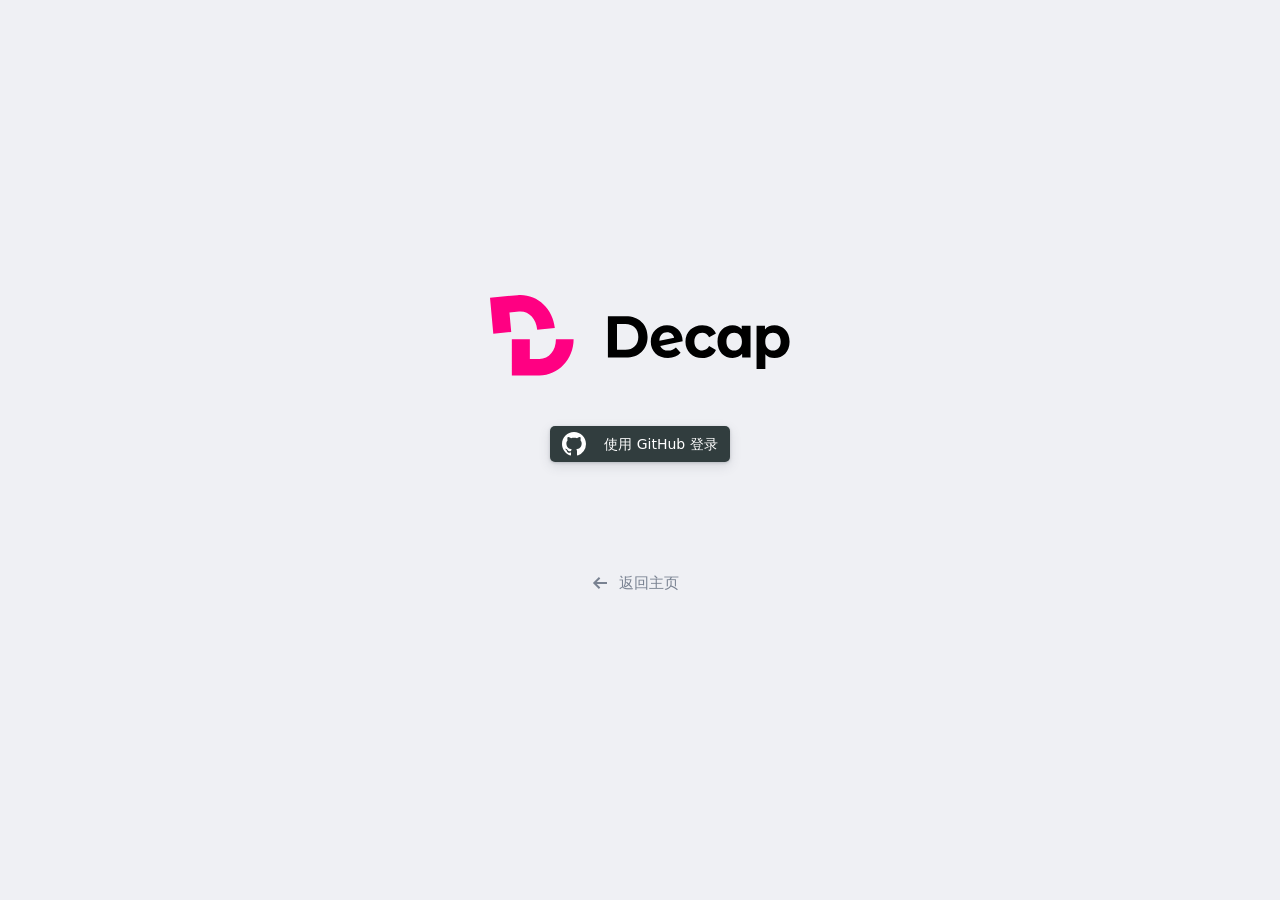
<file: admin/index.html>
<!DOCTYPE html>
<html lang="zh-CN">
<head>
  <meta charset="utf-8">
  <meta name="viewport" content="width=device-width, initial-scale=1.0">
  <!-- 后台不应被搜索引擎收录 -->
  <meta name="robots" content="noindex, nofollow">
  <title>内容管理 · 后台</title>
  <link rel="icon" href="data:image/svg+xml,%3Csvg xmlns='http://www.w3.org/2000/svg' viewBox='0 0 32 32'%3E%3Crect width='32' height='32' rx='8' fill='%233d5af1'/%3E%3Ctext x='16' y='22' font-size='17' font-family='sans-serif' font-weight='bold' fill='white' text-anchor='middle'%3EC%3C/text%3E%3C/svg%3E">

  <style>
    #cms-loading {
      display: flex;
      align-items: center;
      justify-content: center;
      min-height: 100vh;
      margin: 0;
      font: 15px/1.7 -apple-system, BlinkMacSystemFont, "Segoe UI",
            "PingFang SC", "Microsoft YaHei", sans-serif;
      color: #4b5563;
      background: #f6f7f9;
    }
    #cms-loading .box {
      max-width: 580px;
      padding: 28px 32px;
      border: 1px solid #e4e7ee;
      border-radius: 14px;
      background: #fff;
      box-shadow: 0 8px 20px rgba(16, 24, 40, .08);
    }
    #cms-loading h1 { margin: 0 0 12px; font-size: 17px; color: #171a21; }
    #cms-loading p { margin: 0 0 10px; }
    #cms-loading code {
      padding: 2px 6px;
      border: 1px solid #e4e7ee;
      border-radius: 5px;
      background: #f2f4f7;
      font-family: "SFMono-Regular", Menlo, Consolas, monospace;
      font-size: .9em;
    }
    #cms-loading .spinner {
      width: 16px; height: 16px;
      margin-right: 8px;
      vertical-align: -3px;
      border: 2px solid #d5dae4;
      border-top-color: #3d5af1;
      border-radius: 50%;
      display: inline-block;
      animation: cms-spin .8s linear infinite;
    }
    @keyframes cms-spin { to { transform: rotate(360deg); } }
    #cms-progress { font-size: 13px; color: #8b93a3; }
    #cms-error { display: none; color: #dc2626; }
    #cms-error ol, #cms-loading .box ul { margin: 8px 0 0; padding-left: 20px; }
    #cms-error li, #cms-loading .box li { margin: 4px 0; }
    #cms-loading .warn-title { color: #b45309; }
    #cms-loading .box a { color: #3d5af1; word-break: break-all; }
  </style>
</head>
<body>

<!-- 加载中 / 加载失败提示 -->
<div id="cms-loading">
  <div class="box">
    <h1><span class="spinner"></span>正在加载内容管理后台…</h1>
    <p id="cms-progress">准备中…</p>
    <div id="cms-error">
      <p><strong>Decap CMS 脚本加载失败。</strong>已尝试以下全部来源：</p>
      <ol id="cms-tried"></ol>
      <p>排查方向：</p>
      <ol>
        <li>确认本目录下存在 <code>decap-cms.js</code>（约 5 MB）。若缺失，说明上传时被跳过。</li>
        <li>打开浏览器开发者工具的 Console 与 Network 面板，查看具体报错。</li>
        <li>若只有 CDN 失败而本地文件正常，说明是网络问题，不影响使用。</li>
      </ol>
    </div>
  </div>
</div>

<script>
  /* ------------------------------------------------------------------------
     加载顺序：优先使用仓库内自托管的 decap-cms.js。
     之所以不用 CDN 打头：unpkg / jsDelivr 在国内网络下经常不可达或极慢，
     而 Decap 的包有 5 MB，一旦卡住页面会一直停在加载态。
     自托管 + CDN 兜底，两种网络环境都能工作。

     每个来源设置了超时：CDN 有时不返回错误只是长时间挂起，
     仅靠 onerror 会永远等下去。
     ------------------------------------------------------------------------ */
  var CMS_SOURCES = [
    'decap-cms.js',
    'https://registry.npmmirror.com/decap-cms/3.16.3/files/dist/decap-cms.js',
    'https://unpkg.com/decap-cms@3.16.3/dist/decap-cms.js'
  ];
  var CMS_TIMEOUT_MS = 30000;
  var tried = [];

  function label(src) {
    return src.indexOf('http') === 0 ? src : '本目录 ' + src + '（自托管）';
  }

  function showError() {
    document.getElementById('cms-progress').style.display = 'none';
    var list = document.getElementById('cms-tried');
    list.innerHTML = '';
    tried.forEach(function (t) {
      var li = document.createElement('li');
      li.textContent = label(t);
      list.appendChild(li);
    });
    document.getElementById('cms-error').style.display = 'block';
  }

  function loadCMS(i) {
    if (i >= CMS_SOURCES.length) { showError(); return; }

    var src = CMS_SOURCES[i];
    tried.push(src);
    document.getElementById('cms-progress').textContent =
      '正在从 ' + label(src) + ' 加载…（' + (i + 1) + '/' + CMS_SOURCES.length + '）';

    var done = false;
    var script = document.createElement('script');
    script.src = src;

    var timer = setTimeout(function () {
      if (done) return;
      done = true;
      if (script.parentNode) script.parentNode.removeChild(script);
      loadCMS(i + 1);
    }, CMS_TIMEOUT_MS);

    script.onload = function () {
      if (done) return;
      done = true;
      clearTimeout(timer);
      var box = document.getElementById('cms-loading');
      if (box) box.remove();
    };

    script.onerror = function () {
      if (done) return;
      done = true;
      clearTimeout(timer);
      loadCMS(i + 1);
    };

    document.body.appendChild(script);
  }

  /* ------------------------------------------------------------------------
     前置检查：不允许用 file:// 打开。

     Decap CMS 有两条硬性依赖 HTTP 的链路：
       1. 读取同目录的 config.yml（file:// 下会被同源策略拦截）
       2. 走 GitHub OAuth 授权（需要一个可回调的 http(s) 来源）
     浏览器不会给出有用的提示，Decap 也只会抛出含糊的
     "Failed to load config.yml (Failed to fetch)"，很容易误判成配置写错了。
     所以这里提前拦截，直接给出正确地址。
     ------------------------------------------------------------------------ */
  function showFileProtocolError() {
    document.getElementById('cms-loading').innerHTML =
      '<div class="box">' +
        '<h1 class="warn-title">不能以文件方式打开此页面</h1>' +
        '<p>当前协议是 <code>file:</code>，地址为 <code>' +
          String(location.href).replace(/</g, '&lt;') + '</code>。</p>' +
        '<p>Decap CMS 必须通过 HTTP 访问：它要读取同目录的 ' +
          '<code>config.yml</code>，还要完成 GitHub 授权回调。' +
          '浏览器会拦截 <code>file://</code> 页面的这些请求，' +
          '因此必然报出 <code>Failed to load config.yml</code>。</p>' +
        '<p><strong>请改用下面任一地址打开：</strong></p>' +
        '<ul>' +
          '<li>线上后台：<a href="https://www.flllme.xyz/admin/">' +
            'https://www.flllme.xyz/admin/</a></li>' +
          '<li>本地预览：在项目目录执行 <code>python server.py</code>，' +
            '然后打开 <a href="http://127.0.0.1:8080/admin/">' +
            'http://127.0.0.1:8080/admin/</a></li>' +
        '</ul>' +
      '</div>';
  }

  if (location.protocol === 'file:') {
    showFileProtocolError();
  } else {
    installGithubApiFix();
    installOAuthShim();
    loadCMS(0);
  }

  /* ==========================================================================
     GitHub API 请求修正层

     问题
     ----
     Decap 读写「单个条目」时会调用 getFileSha()，它这样拼 Git Trees API 的地址：

         `${repoURL}/git/trees/${branch}:${encodeURIComponent(dirPath)}`

     注意 encodeURIComponent(dirPath) —— 目录路径里的 `/` 也被编码成了 %2F：

         .../git/trees/main:content%2Fposts   → 404 Not Found
         .../git/trees/main:content/posts     → 200 OK（实测返回 6 个条目）

     GitHub 不接受编码后的路径分隔符，请求 404，条目读写随之失败。
     表现为：列表能正常显示标题和日期，但点开文章所有字段都是空的，
     保存也无法进行。

     为什么列表正常：列目录走的是 listFiles()，那里拼地址时没有做编码，
     所以同一个文件夹，一个读得到、一个读不到。

     本层做的事
     ----------
     把发往 api.github.com 的 /git/trees/ 地址里的 %2F 还原成 /。
     只还原路径分隔符，其余编码一律保留——文件名本身可能含需要编码的字符，
     整体 decodeURIComponent 会把它们也解坏。
     ========================================================================== */
  function installGithubApiFix() {
    var nativeFetch = window.fetch ? window.fetch.bind(window) : null;
    if (!nativeFetch) return;

    var TREE_MARK = '/git/trees/';

    function fixTreeUrl(url) {
      if (typeof url !== 'string') return url;
      var at = url.indexOf(TREE_MARK);
      if (at < 0) return url;

      var head = url.slice(0, at + TREE_MARK.length);
      var tail = url.slice(at + TREE_MARK.length);
      if (!/%2F/i.test(tail)) return url;

      return head + tail.replace(/%2F/gi, '/');
    }

    window.fetch = function (input, init) {
      var url = typeof input === 'string' ? input : (input && input.url) || '';
      var fixed = fixTreeUrl(url);

      if (fixed === url) return nativeFetch(input, init);

      if (window.console && console.info) {
        console.info('[gh-api-fix] 修正路径分隔符：\n  ' + url + '\n  → ' + fixed);
      }

      if (typeof input === 'string') {
        return nativeFetch(fixed, init);
      }
      return nativeFetch(new Request(fixed, input), init);
    };
  }

  /* ==========================================================================
     OAuth 兼容层

     背景
     ----
     当前使用的 OAuth Worker 在 /callback 中把「裸 JSON」直接发给主窗口：

         {"token":"gho_xxxxxxxx"}

     而 Decap 期望的是标准格式，并且要求先完成一次握手：

         ① 回调页 → 主窗口：  authorizing:github
         ② 主窗口校验来源后 → 回调页：  authorizing:github     ← 回执
         ③ 回调页收到回执后 → 主窗口：  authorization:github:success:{"token":"...","provider":"github"}

     Decap 内部是这么匹配的：

         if (event.origin === base_url) {
           if (event.data.indexOf('authorization:github:success:') === 0) { 登录成功 }
         }

     裸 JSON 匹配不上，消息会被**静默丢弃**：既不登录，也不报任何错。
     而 ① 没发出，Decap 连结果监听器都不会注册。

     本层做的事
     ----------
     拦截 worker 发来的裸 token JSON，把缺失的握手和前缀补齐后，
     以相同的 origin 重新派发一条标准 message 事件交给 Decap。

     兼容性
     ------
     如果将来把 worker 修好了（发出的是标准格式），本层会原样放行，不做任何干预。
     修好后可以直接删掉这个函数。
     ========================================================================== */
  function installOAuthShim() {
    var PROXY_ORIGIN = 'https://api.flllme.xyz';

    function emit(data, origin) {
      window.dispatchEvent(new MessageEvent('message', { data: data, origin: origin }));
    }

    /** 日志，便于在控制台确认兼容层是否真的介入 */
    function note() {
      if (window.console && console.info) {
        console.info.apply(console, ['[oauth-shim]'].concat([].slice.call(arguments)));
      }
    }

    window.addEventListener('message', function (event) {
      /* 只处理来自 OAuth 代理的消息 */
      if (event.origin !== PROXY_ORIGIN) return;

      var raw = event.data;
      var payload = null;

      if (typeof raw === 'string') {
        var text = raw.trim();
        /* 已经是标准协议格式 → 放行，不干预 */
        if (text.indexOf('authorization:') === 0 || text.indexOf('authorizing:') === 0) return;

        /* 形态一：JSON 文本 */
        try { payload = JSON.parse(text); } catch (err) { payload = null; }

        /* 形态二：直接就是一串裸 token，例如 "gho_xxxxxxxx" */
        if (!payload && /^(gho_|ghp_|ghs_|ghu_|github_pat_)[A-Za-z0-9_]+$/.test(text)) {
          payload = { token: text };
        }

        if (!payload) {
          note('收到无法识别的字符串消息，已忽略：', text.slice(0, 120));
          return;
        }
      } else if (raw && typeof raw === 'object') {
        /* 形态三：worker 直接 postMessage 一个对象（结构化克隆） */
        payload = raw;
      } else {
        return;
      }

      if (!payload) return;

      /* token 字段名容错：有的实现用 access_token */
      var token = payload.token || payload.access_token;
      if (!token) {
        note('消息中找不到 token 字段，已忽略：', payload);
        return;
      }

      payload.token = token;
      if (!payload.provider) payload.provider = 'github';

      /* 第一步：补发握手，让 Decap 注册结果监听器 */
      emit('authorizing:github', event.origin);
      /* 第二步：转发标准格式的结果 */
      emit('authorization:github:success:' + JSON.stringify(payload), event.origin);

      note('已把 worker 的 token 转换为标准格式并补发握手');
    }, true);   // 捕获阶段，尽量先于 Decap 的监听器执行
  }
</script>

<noscript>
  <p style="padding:24px;font-family:sans-serif;">
    内容管理后台需要启用 JavaScript 才能运行。
  </p>
</noscript>

</body>
</html>
</file>
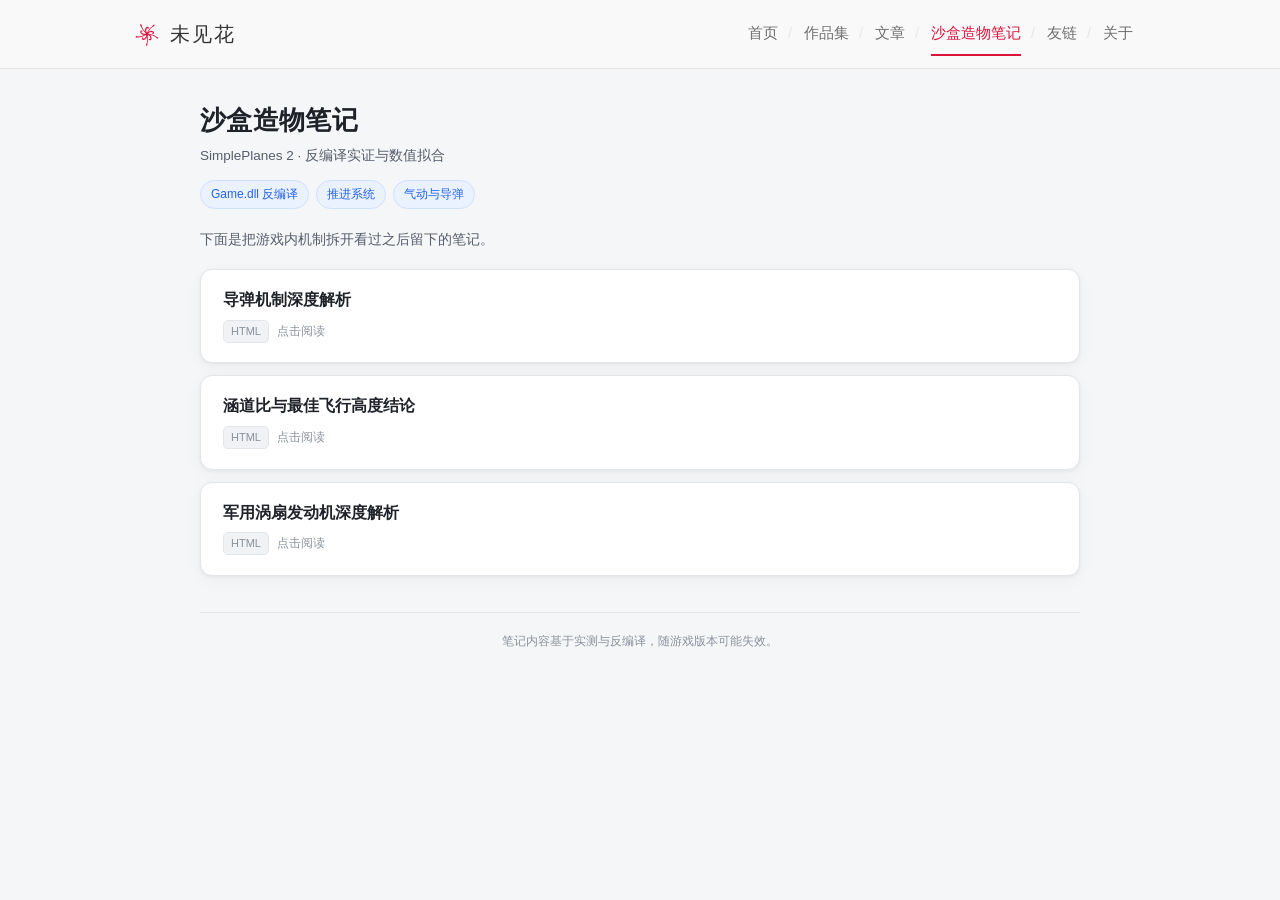
<file: sandbox/index.html>
<!DOCTYPE html>
<html lang="zh-CN">
<head>
<meta charset="UTF-8">
<meta name="viewport" content="width=device-width, initial-scale=1.0">
<title>沙盒造物笔记 · 未见花</title>
<meta name="description" content="SimplePlanes 2 的反编译与数值拟合笔记">
<style>
/* ==========================================================================
   两套颜色刻意并存，各管一块：

   · --m-* 是主站的暖白 / 朱砂红，只用于顶部导航栏 —— 让这一栏与主站完全一致，
     读者一眼就知道还在「未见花」里；
   · 下面的冷灰 / 蓝主色沿用这三篇文档自身的设计，只用于正文区。

   导航是「站点外框」，正文是「文档内容」。两者分工明确，比强行统一一套配色更耐看。
   ========================================================================== */
:root{
  /* 主站令牌（与 css/style.css 的 :root 逐一对应） */
  --m-bg:#FAFAFA; --m-text:#333333; --m-line:#E5E5E5; --m-accent:#DC143C;
  --m-text-soft:#6E6E6E; --m-header-h:68px; --m-wrap:1060px;

  /* 文档令牌（与三篇笔记的 :root 一致） */
  --bg:#f5f6f8; --surface:#ffffff; --surface-alt:#f0f2f5;
  --text:#1f2329; --text-sub:#555e6b; --text-mute:#8a929c;
  --border:#e2e5ea; --accent:#2563eb; --accent-soft:#eaf1ff;
  --radius:12px; --shadow:0 1px 3px rgba(0,0,0,.06),0 4px 16px rgba(0,0,0,.04);
}
*{box-sizing:border-box;margin:0;padding:0}

/* ---------- 顶部导航：逐项照抄主站 .site-header ---------- */
.mh{
  position:sticky; top:0; z-index:60;
  background:rgba(250,250,250,.86);
  backdrop-filter:saturate(1.6) blur(14px);
  -webkit-backdrop-filter:saturate(1.6) blur(14px);
  border-bottom:1px solid var(--m-line);
}
.mh-inner{
  max-width:var(--m-wrap); margin:0 auto; padding:0 24px;
  display:flex; align-items:center; gap:20px; height:var(--m-header-h);
}
.mbrand{display:inline-flex; align-items:center; gap:10px; flex:none; text-decoration:none}
.mbrand-mark{display:inline-flex; flex:none; width:26px; height:26px; color:var(--m-accent)}
.mbrand-mark svg{width:100%; height:100%}
.mbrand-name{
  font-family:"Kaiti SC","STKaiti","KaiTi","楷体",Georgia,serif;
  font-size:20px; font-weight:500; letter-spacing:.1em; line-height:1;
  color:var(--m-text); transition:color .2s;
}
.mbrand:hover .mbrand-name{color:var(--m-accent)}

.mnav{display:flex; align-items:center; margin-left:auto}
.mnav a{
  position:relative; padding:6px 13px; font-size:14.5px; color:var(--m-text-soft);
  text-decoration:none; transition:color .2s;
}
.mnav a:hover{color:var(--m-text)}
.mnav a:not(:first-child)::before{
  content:'/'; position:absolute; left:-3px; color:var(--m-line); pointer-events:none;
}
.mnav a.active{color:var(--m-accent)}
.mnav a.active::after{
  content:''; position:absolute; left:13px; right:13px; bottom:-3px;
  height:1.5px; background:var(--m-accent);
}

/* ---------- 正文区：沿用文档的冷灰体系 ---------- */
body{
  font-family:-apple-system,BlinkMacSystemFont,"Segoe UI","PingFang SC","Microsoft YaHei",sans-serif;
  background:var(--bg); color:var(--text); line-height:1.75; font-size:15px;
  -webkit-font-smoothing:antialiased; padding-bottom:60px;
}
.wrap{max-width:920px; margin:0 auto; padding:0 20px}

.pagehead{padding:34px 0 18px}
.pagehead h1{font-size:26px; font-weight:700; letter-spacing:.3px; line-height:1.35; color:var(--text)}
.pagehead .sub{font-size:13.5px; color:var(--text-sub); margin-top:6px}
.pagehead .tags{display:flex; flex-wrap:wrap; gap:7px; margin-top:12px}
.pagehead .tag{background:var(--accent-soft); border:1px solid #cfe0ff; color:var(--accent);
  padding:3px 10px; border-radius:20px; font-size:12px}

.intro{color:var(--text-sub); font-size:14px; margin-bottom:18px}

/* 笔记列表 */
.notes{list-style:none; display:flex; flex-direction:column; gap:12px}
.note{display:block; text-decoration:none; color:inherit; background:var(--surface);
  border:1px solid var(--border); border-radius:var(--radius); box-shadow:var(--shadow);
  padding:18px 22px; transition:transform .15s,box-shadow .15s,border-color .15s;
  position:relative; overflow:hidden}
.note::before{content:''; position:absolute; left:0; top:0; bottom:0; width:3px;
  background:var(--accent); transform:scaleY(0); transform-origin:top; transition:transform .2s}
.note:hover{transform:translateY(-2px); border-color:#cfe0ff;
  box-shadow:0 2px 6px rgba(0,0,0,.07),0 10px 26px rgba(37,99,235,.10)}
.note:hover::before{transform:scaleY(1)}
.note .t{font-size:16px; font-weight:650; line-height:1.5; color:var(--text)}
.note .meta{display:flex; align-items:center; gap:8px; margin-top:6px;
  font-size:12px; color:var(--text-mute)}
.note .kind{background:var(--surface-alt); border:1px solid var(--border);
  padding:1px 7px; border-radius:5px; font-size:11px}
.note .arrow{margin-left:auto; color:var(--accent); font-size:15px; opacity:0; transition:opacity .2s}
.note:hover .arrow{opacity:1}

.state{background:var(--surface); border:1px solid var(--border); border-radius:var(--radius);
  box-shadow:var(--shadow); padding:28px 24px; text-align:center; color:var(--text-mute); font-size:14px}
.state b{display:block; color:var(--text-sub); font-size:15px; margin-bottom:4px}

footer{text-align:center; color:var(--text-mute); font-size:12px; margin-top:36px;
  padding-top:18px; border-top:1px solid var(--border)}

/* ---------- 窄屏：与主站同一套处理方式 ---------- */
@media(max-width:720px){
  .mh-inner{padding:0 18px; height:60px}
  .mbrand-name{font-size:18px; letter-spacing:.08em}
  .mbrand-mark{width:23px; height:23px}
  .mnav a{padding:6px 9px; font-size:13.5px}
  .mnav a:not(:first-child)::before{left:-2px}
  .mnav a.active::after{left:9px; right:9px}
  /* 5 个标签在 375px 上放不平，改为不换行 + 横向滚动；
     padding-bottom 是给选中下划线（定位在 bottom:-3px）留位置，
     否则一加 overflow 就会被裁掉 */
  .mnav{flex:0 1 auto; min-width:0; overflow-x:auto; overflow-y:hidden;
    padding-bottom:5px; scrollbar-width:none; -ms-overflow-style:none}
  .mnav::-webkit-scrollbar{display:none}
  .mnav a{flex:0 0 auto; white-space:nowrap}

  .pagehead{padding:26px 0 14px}
  .pagehead h1{font-size:21px}
  .note{padding:15px 17px}
  .note .t{font-size:15px}
  body{font-size:14px}
}
</style>
</head>
<body>

<!-- 顶部导航与主站一致（暖白毛玻璃 / 楷体站名 / 斜杠分隔 / 朱砂红选中态）。
     子站是纯浅色站点 —— 三篇文档本身没有深色模式，所以这里不放主题切换按钮：
     放上去点了只会让导航变深、正文仍是浅色，反而是坏的。 -->
<header class="mh">
  <div class="mh-inner">
    <a class="mbrand" href="../index.html">
      <span class="mbrand-mark"><svg viewBox="0 0 32 32" fill="none" stroke="currentColor" stroke-linecap="round" stroke-linejoin="round" aria-hidden="true"><g transform="rotate(0 16 16)"><path d="M16 16C14.1 13.2 13.7 10.2 15.5 8.3C16.5 7.5 17.4 7.9 17.5 8.9" stroke-width="1.5"/></g><g transform="rotate(72 16 16)"><path d="M16 16C14.1 13.2 13.7 10.2 15.5 8.3C16.5 7.5 17.4 7.9 17.5 8.9" stroke-width="1.5"/></g><g transform="rotate(144 16 16)"><path d="M16 16C14.1 13.2 13.7 10.2 15.5 8.3C16.5 7.5 17.4 7.9 17.5 8.9" stroke-width="1.5"/></g><g transform="rotate(216 16 16)"><path d="M16 16C14.1 13.2 13.7 10.2 15.5 8.3C16.5 7.5 17.4 7.9 17.5 8.9" stroke-width="1.5"/></g><g transform="rotate(288 16 16)"><path d="M16 16C14.1 13.2 13.7 10.2 15.5 8.3C16.5 7.5 17.4 7.9 17.5 8.9" stroke-width="1.5"/></g><g transform="rotate(36 16 16)"><path d="M16 16C14.9 11.2 14.7 6.6 16.4 2.9" stroke-width="1.05"/><ellipse cx="16.5" cy="2.7" rx=".78" ry="1.35" fill="currentColor" stroke="none"/></g><g transform="rotate(108 16 16)"><path d="M16 16C14.9 11.2 14.7 6.6 16.4 2.9" stroke-width="1.05"/><ellipse cx="16.5" cy="2.7" rx=".78" ry="1.35" fill="currentColor" stroke="none"/></g><g transform="rotate(180 16 16)"><path d="M16 16C14.9 11.2 14.7 6.6 16.4 2.9" stroke-width="1.05"/><ellipse cx="16.5" cy="2.7" rx=".78" ry="1.35" fill="currentColor" stroke="none"/></g><g transform="rotate(252 16 16)"><path d="M16 16C14.9 11.2 14.7 6.6 16.4 2.9" stroke-width="1.05"/><ellipse cx="16.5" cy="2.7" rx=".78" ry="1.35" fill="currentColor" stroke="none"/></g><g transform="rotate(324 16 16)"><path d="M16 16C14.9 11.2 14.7 6.6 16.4 2.9" stroke-width="1.05"/><ellipse cx="16.5" cy="2.7" rx=".78" ry="1.35" fill="currentColor" stroke="none"/></g><circle cx="16" cy="16" r="1.5" fill="currentColor" stroke="none"/></svg></span>
      <span class="mbrand-name">未见花</span>
    </a>
    <nav class="mnav" aria-label="站点导航">
      <a href="../index.html">首页</a>
      <a href="../index.html#worksSection">作品集</a>
      <a href="../index.html#latest">文章</a>
      <a href="index.html" class="active" aria-current="page">沙盒造物笔记</a>
      <a href="../index.html#friendsSection">友链</a>
      <a href="../index.html#about">关于</a>
    </nav>
  </div>
</header>

<main class="wrap">
  <div class="pagehead">
    <h1>沙盒造物笔记</h1>
    <p class="sub">SimplePlanes 2 · 反编译实证与数值拟合</p>
    <div class="tags">
      <span class="tag">Game.dll 反编译</span>
      <span class="tag">推进系统</span>
      <span class="tag">气动与导弹</span>
    </div>
  </div>

  <p class="intro" id="intro">下面是把游戏内机制拆开看过之后留下的笔记。</p>

  <ul class="notes" id="notes" hidden></ul>
  <div class="state" id="state">正在读取目录…</div>

  <footer>
    <p>笔记内容基于实测与反编译，随游戏版本可能失效。</p>
  </footer>
</main>

<script src="list.js"></script>
</body>
</html>
</file>
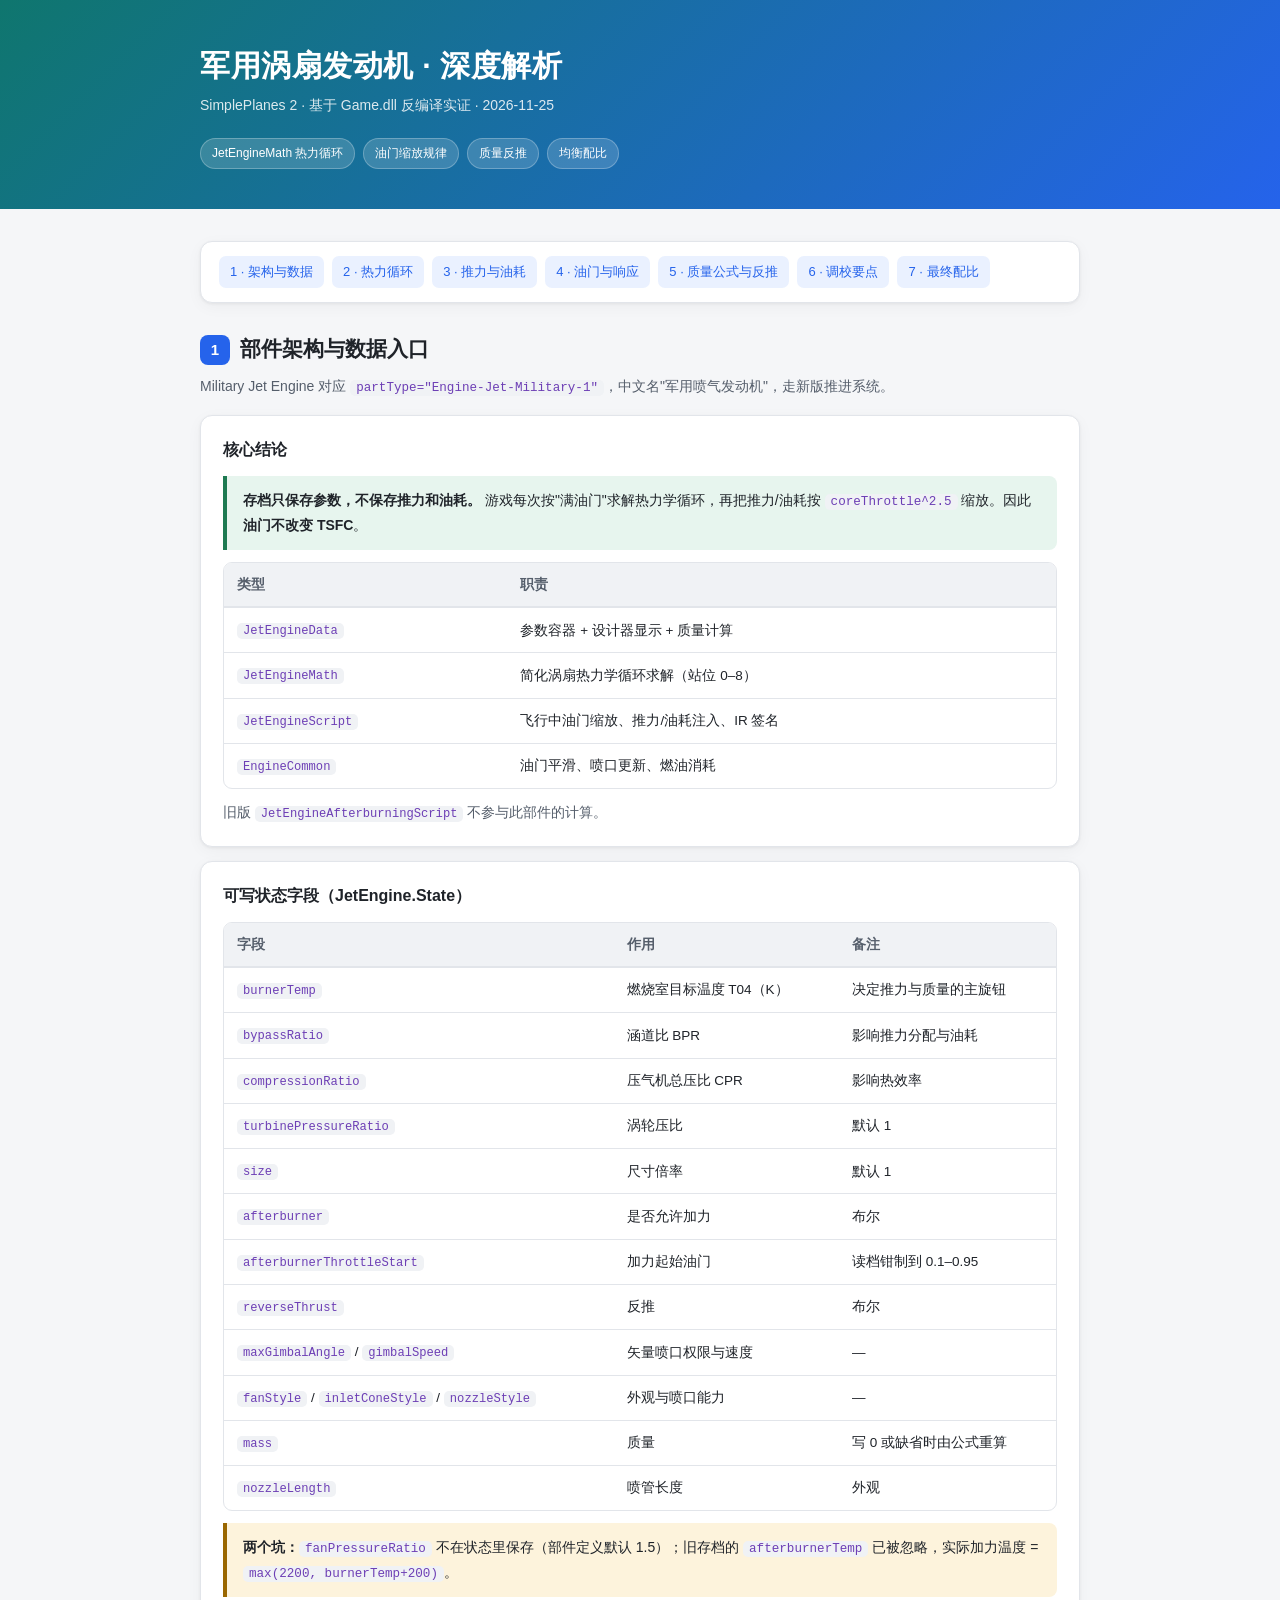
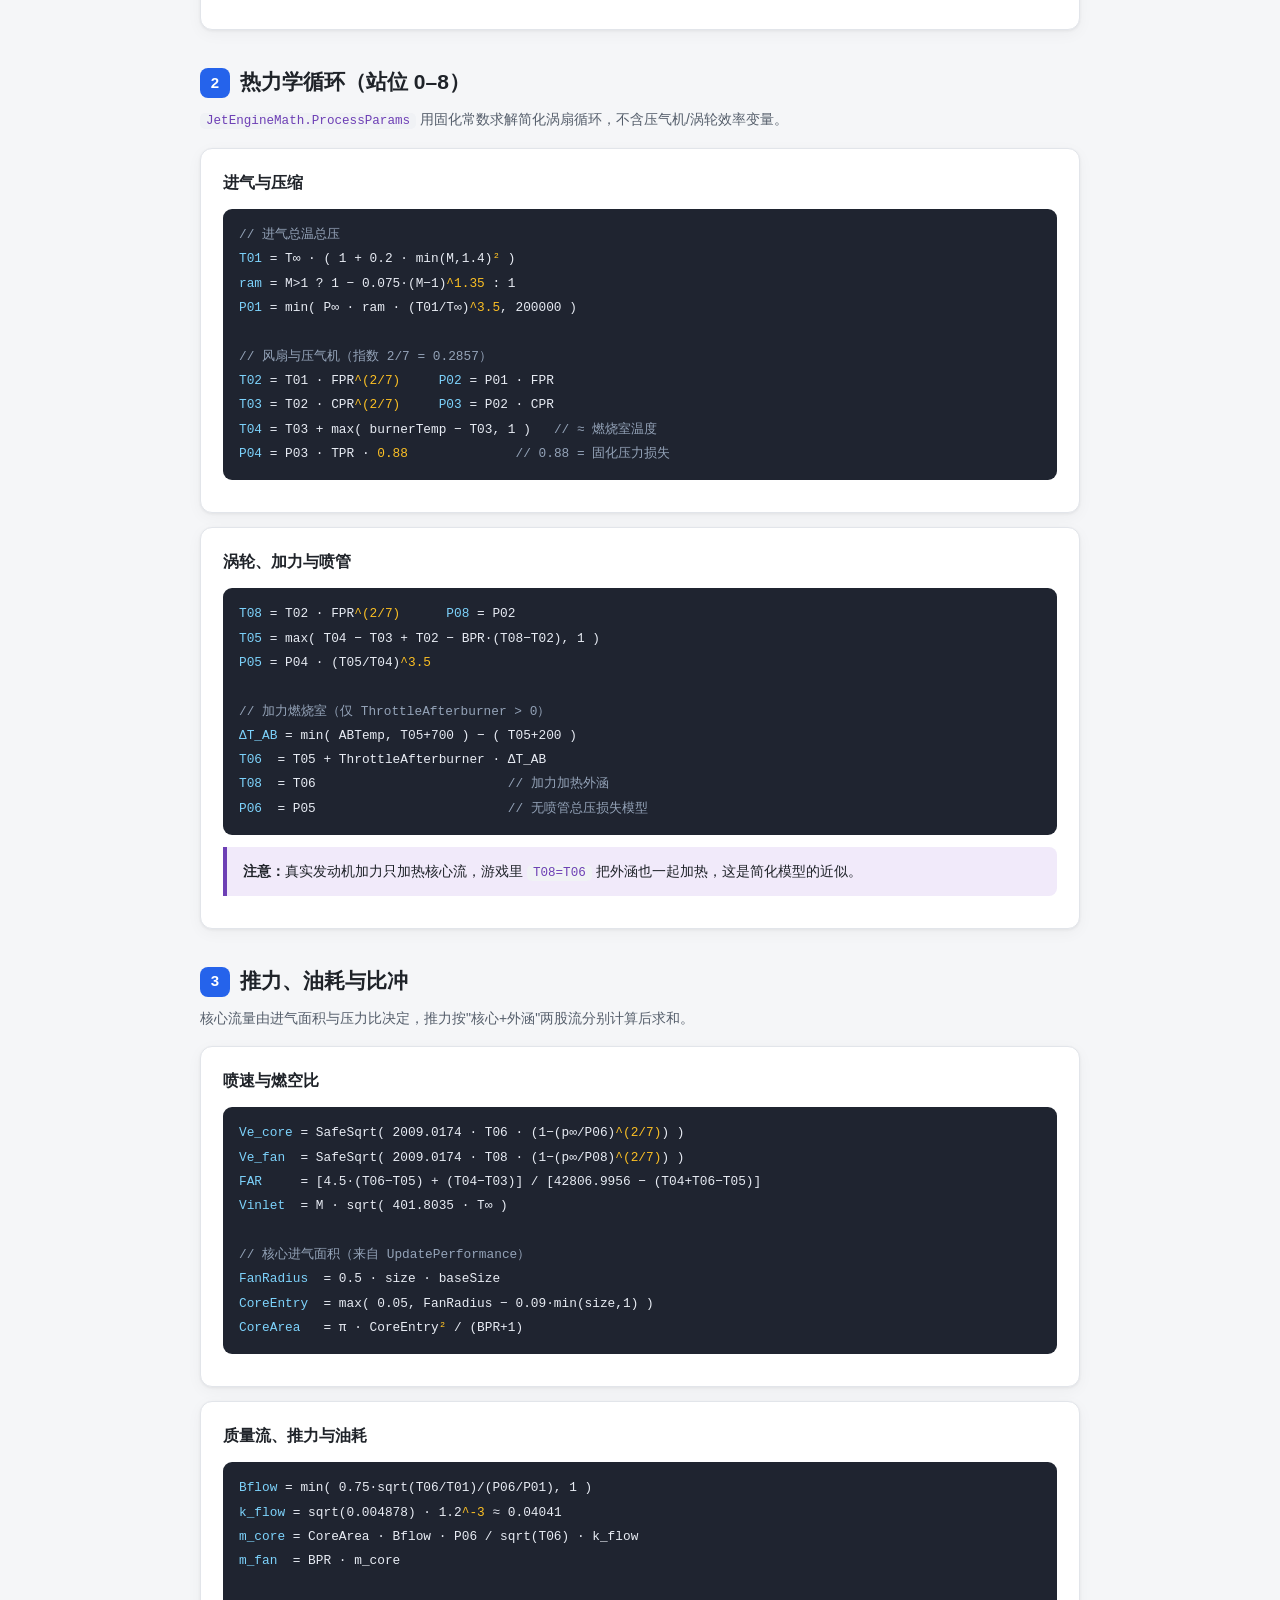
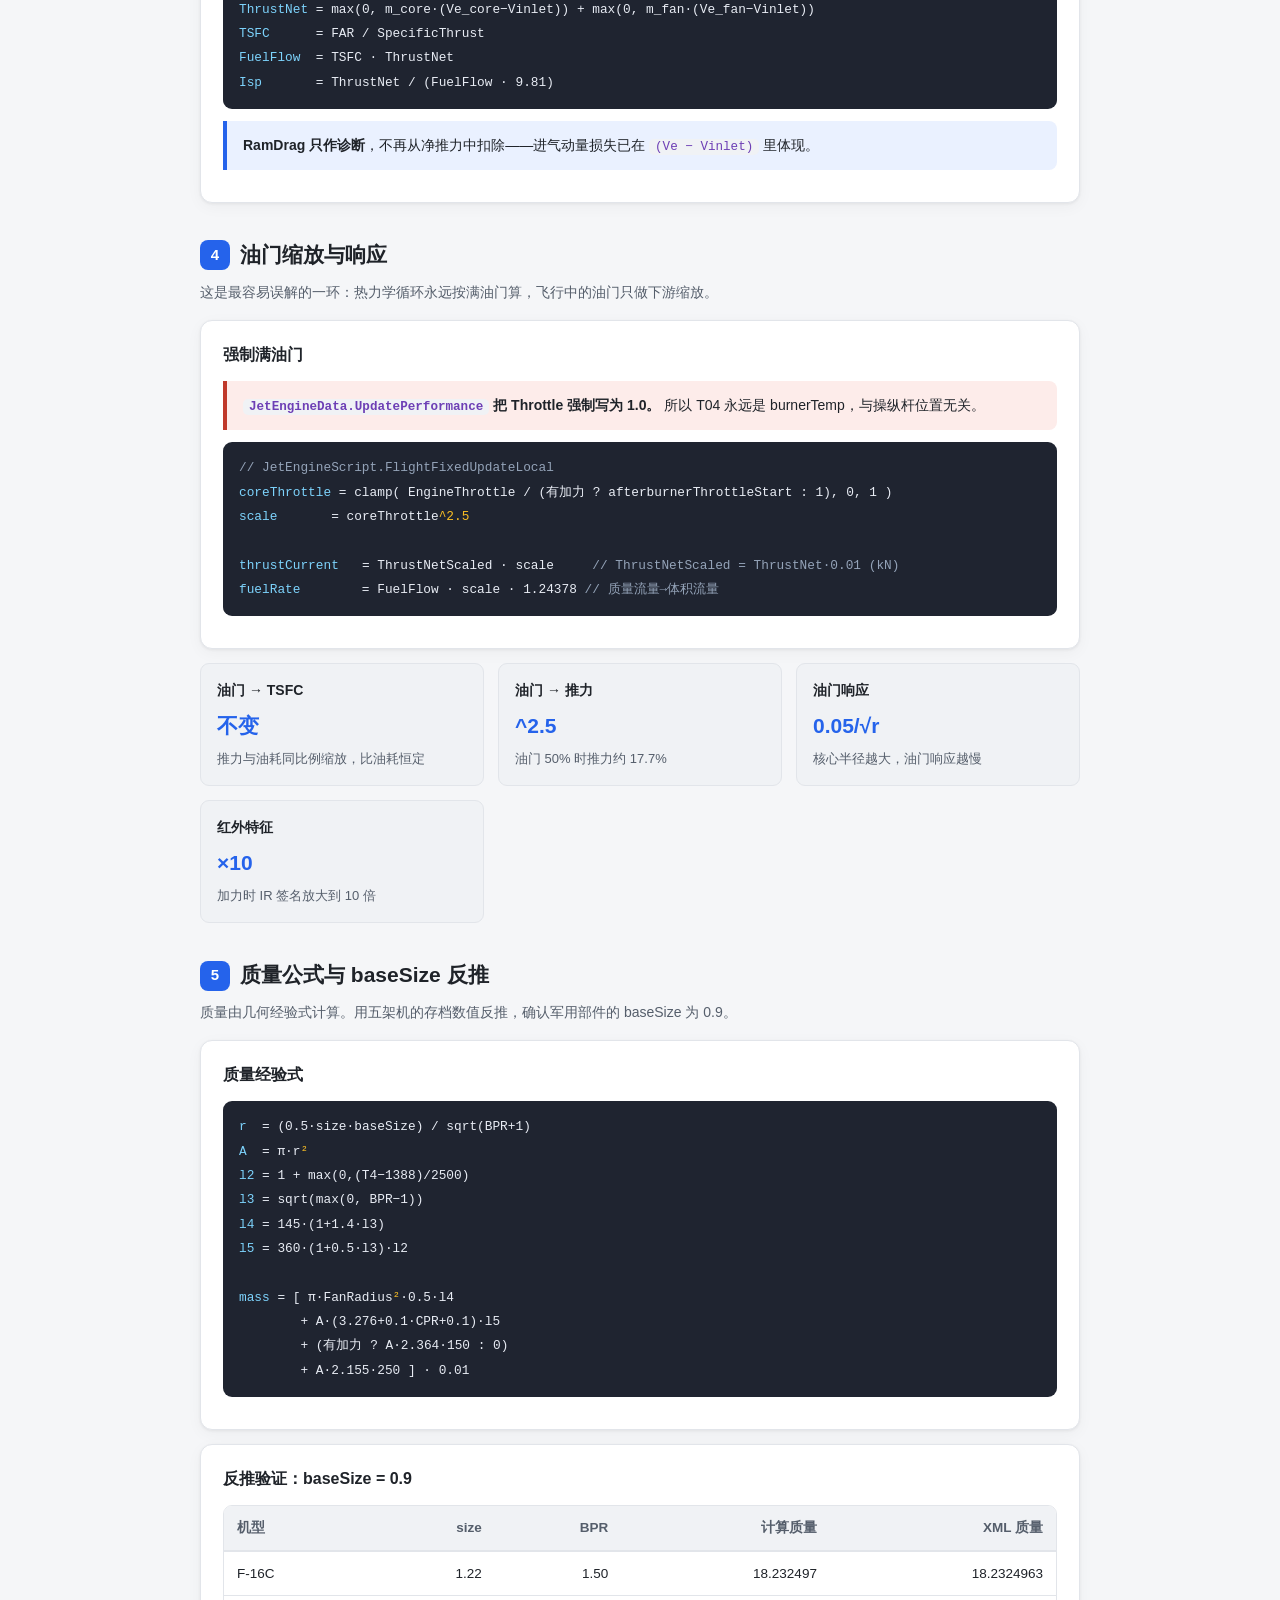
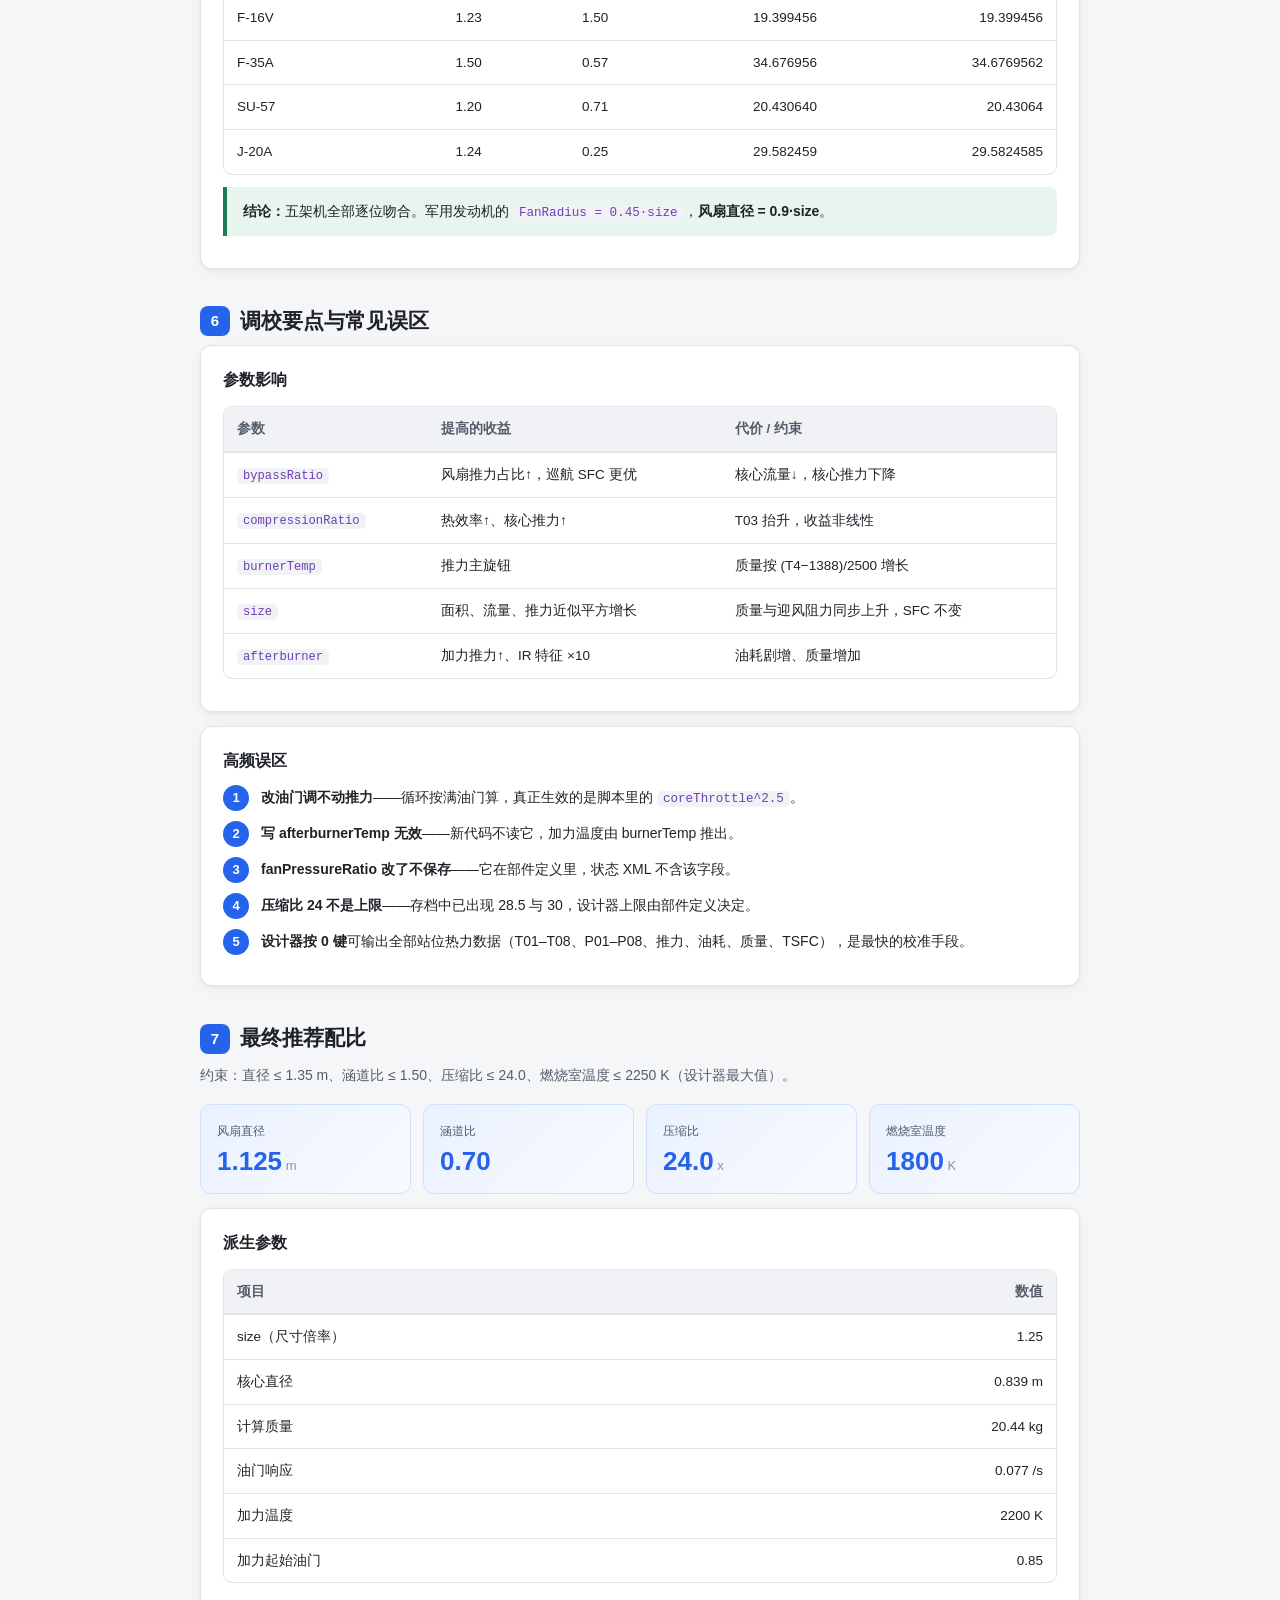
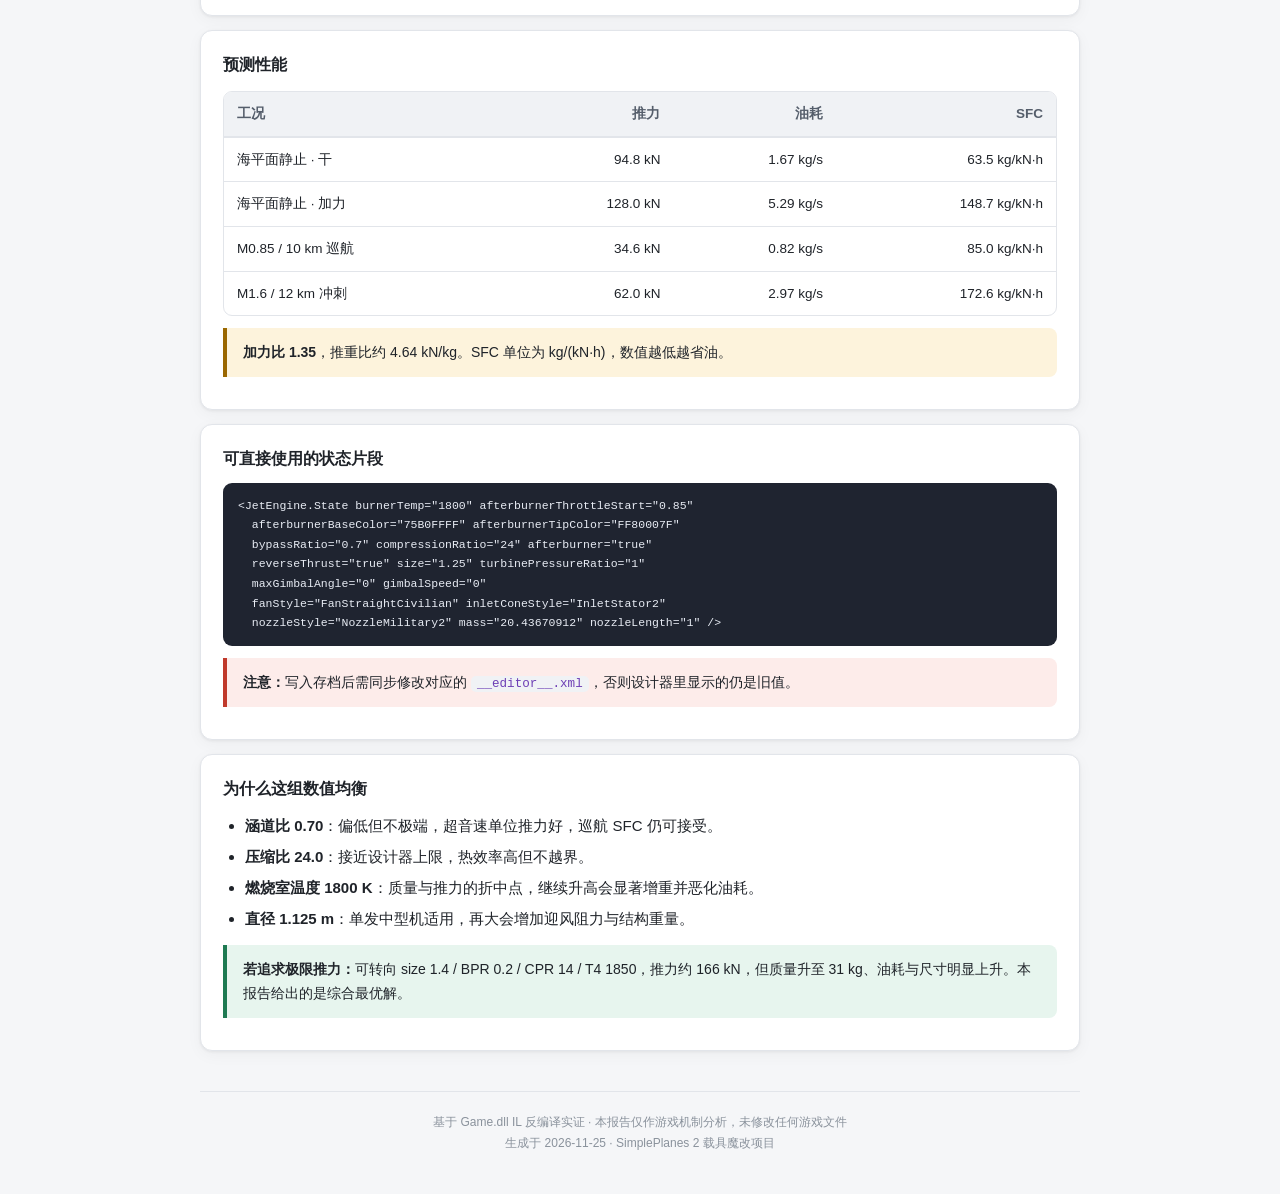
<file: sandbox/notes/军用涡扇发动机深度解析.html>
<!DOCTYPE html>
<html lang="zh-CN">
<head>
<meta charset="UTF-8">
<meta name="viewport" content="width=device-width, initial-scale=1.0">
<title>SimplePlanes 2 · 军用涡扇发动机深度解析</title>
<style>
:root{
  --bg:#f5f6f8; --surface:#ffffff; --surface-alt:#f0f2f5;
  --text:#1f2329; --text-sub:#555e6b; --text-mute:#8a929c;
  --border:#e2e5ea; --accent:#2563eb; --accent-soft:#eaf1ff;
  --red:#c0392b; --red-soft:#fdecea; --green:#1e7a52; --green-soft:#e7f5ee;
  --amber:#9a6700; --amber-soft:#fdf3dc; --purple:#6d3fb5; --purple-soft:#f1eafa;
  --radius:12px; --shadow:0 1px 3px rgba(0,0,0,.06),0 4px 16px rgba(0,0,0,.04);
}
*{box-sizing:border-box;margin:0;padding:0}
html{scroll-behavior:smooth}
body{
  font-family:-apple-system,BlinkMacSystemFont,"Segoe UI","PingFang SC","Microsoft YaHei",sans-serif;
  background:var(--bg); color:var(--text); line-height:1.75; font-size:15px;
  -webkit-font-smoothing:antialiased; padding-bottom:60px;
}
.wrap{max-width:920px;margin:0 auto;padding:0 20px}

header{
  background:linear-gradient(135deg,#0f766e,#2563eb); color:#fff;
  padding:46px 0 40px; margin-bottom:32px;
}
header .wrap{display:flex;flex-direction:column;gap:8px}
header h1{font-size:30px;font-weight:700;letter-spacing:.5px;line-height:1.3}
header .sub{font-size:14px;opacity:.85;font-weight:400}
header .tags{display:flex;flex-wrap:wrap;gap:8px;margin-top:12px}
header .tag{background:rgba(255,255,255,.16);border:1px solid rgba(255,255,255,.25);
  padding:4px 11px;border-radius:20px;font-size:12px}

nav{background:var(--surface);border:1px solid var(--border);border-radius:var(--radius);
  box-shadow:var(--shadow);padding:14px 18px;margin-bottom:28px;
  display:flex;flex-wrap:wrap;gap:8px}
nav a{color:var(--accent);text-decoration:none;font-size:13px;padding:5px 11px;
  border-radius:7px;background:var(--accent-soft);transition:.15s}
nav a:hover{background:var(--accent);color:#fff}

section{margin-bottom:34px;scroll-margin-top:16px}
h2{font-size:21px;font-weight:700;margin-bottom:6px;display:flex;align-items:center;gap:10px}
h2 .num{display:inline-flex;align-items:center;justify-content:center;
  width:30px;height:30px;border-radius:8px;background:var(--accent);color:#fff;
  font-size:15px;flex:none}
.lead{color:var(--text-sub);font-size:14px;margin-bottom:16px}

.card{background:var(--surface);border:1px solid var(--border);border-radius:var(--radius);
  box-shadow:var(--shadow);padding:20px 22px;margin-bottom:14px}
.card h3{font-size:16px;font-weight:650;margin-bottom:10px;color:var(--text)}

.callout{border-left:4px solid var(--accent);background:var(--accent-soft);
  padding:12px 16px;border-radius:0 8px 8px 0;margin:12px 0;font-size:14px}
.callout.red{border-color:var(--red);background:var(--red-soft)}
.callout.green{border-color:var(--green);background:var(--green-soft)}
.callout.amber{border-color:var(--amber);background:var(--amber-soft)}
.callout.purple{border-color:var(--purple);background:var(--purple-soft)}
.callout b{font-weight:650}

.tbl-wrap{overflow-x:auto;-webkit-overflow-scrolling:touch;margin:12px 0;border:1px solid var(--border);border-radius:9px}
table{width:100%;border-collapse:collapse;font-size:13.5px;min-width:480px}
th{background:var(--surface-alt);font-weight:650;text-align:left;padding:10px 13px;
  border-bottom:2px solid var(--border);color:var(--text-sub);white-space:nowrap}
td{padding:10px 13px;border-bottom:1px solid var(--border)}
tr:last-child td{border-bottom:none}
tbody tr:hover{background:var(--surface-alt)}
td.num,th.num{text-align:right;font-variant-numeric:tabular-nums}

.formula{background:#1f2430;color:#e8ecf4;padding:14px 16px;border-radius:9px;
  font-family:"SF Mono",Consolas,"Liberation Mono",monospace;font-size:12.8px;
  line-height:1.9;overflow-x:auto;white-space:pre;margin:12px 0}
.formula .k{color:#7dd3fc}.formula .v{color:#fbbf24}.formula .c{color:#94a3b8}

.grid{display:grid;grid-template-columns:repeat(auto-fit,minmax(230px,1fr));gap:14px;margin:12px 0}
.mini{background:var(--surface-alt);border-radius:9px;padding:14px 16px;border:1px solid var(--border)}
.mini .t{font-weight:650;font-size:14px;margin-bottom:5px}
.mini .d{font-size:13px;color:var(--text-sub)}
.mini .v{font-size:21px;font-weight:700;color:var(--accent);margin:4px 0}

.hero{display:grid;grid-template-columns:repeat(auto-fit,minmax(200px,1fr));gap:12px;margin:14px 0}
.hero .box{background:linear-gradient(135deg,var(--accent-soft),#f7faff);
  border:1px solid #cfe0ff;border-radius:11px;padding:16px}
.hero .box .lab{font-size:12px;color:var(--text-sub);margin-bottom:4px}
.hero .box .val{font-size:26px;font-weight:750;color:var(--accent);line-height:1.2}
.hero .box .unit{font-size:13px;color:var(--text-mute);font-weight:400}

ul,ol{padding-left:22px;margin:8px 0}
li{margin:5px 0}
code{background:var(--surface-alt);padding:1px 6px;border-radius:5px;
  font-family:Consolas,monospace;font-size:.9em;color:var(--purple)}

.step{display:flex;gap:12px;margin:10px 0;align-items:flex-start}
.step .n{flex:none;width:26px;height:26px;border-radius:50%;background:var(--accent);
  color:#fff;display:flex;align-items:center;justify-content:center;font-size:13px;font-weight:600}
.step .c{font-size:14px}

footer{text-align:center;color:var(--text-mute);font-size:12px;margin-top:40px;
  padding-top:20px;border-top:1px solid var(--border)}

.xml{background:#1f2430;color:#e8ecf4;padding:13px 15px;border-radius:9px;
  font-family:Consolas,monospace;font-size:11.5px;line-height:1.7;overflow-x:auto;
  white-space:pre;margin:10px 0}

@media(max-width:600px){
  header{padding:32px 0 28px}
  header h1{font-size:23px}
  .card{padding:16px}
  h2{font-size:18px}
  body{font-size:14px}
  .formula{font-size:11.3px;padding:11px}
  .hero .box .val{font-size:22px}
}
</style>
</head>
<body>

<header>
  <div class="wrap">
    <h1>军用涡扇发动机 · 深度解析</h1>
    <div class="sub">SimplePlanes 2 · 基于 Game.dll 反编译实证 · 2026-11-25</div>
    <div class="tags">
      <span class="tag">JetEngineMath 热力循环</span>
      <span class="tag">油门缩放规律</span>
      <span class="tag">质量反推</span>
      <span class="tag">均衡配比</span>
    </div>
  </div>
</header>

<div class="wrap">

<nav>
  <a href="#s1">1 · 架构与数据</a>
  <a href="#s2">2 · 热力循环</a>
  <a href="#s3">3 · 推力与油耗</a>
  <a href="#s4">4 · 油门与响应</a>
  <a href="#s5">5 · 质量公式与反推</a>
  <a href="#s6">6 · 调校要点</a>
  <a href="#s7">7 · 最终配比</a>
</nav>

<!-- SECTION 1 -->
<section id="s1">
  <h2><span class="num">1</span>部件架构与数据入口</h2>
  <p class="lead">Military Jet Engine 对应 <code>partType="Engine-Jet-Military-1"</code>，中文名"军用喷气发动机"，走新版推进系统。</p>

  <div class="card">
    <h3>核心结论</h3>
    <div class="callout green">
      <b>存档只保存参数，不保存推力和油耗。</b> 游戏每次按"满油门"求解热力学循环，再把推力/油耗按 <code>coreThrottle^2.5</code> 缩放。因此<strong>油门不改变 TSFC</strong>。
    </div>
    <div class="tbl-wrap">
      <table>
        <thead><tr><th>类型</th><th>职责</th></tr></thead>
        <tbody>
          <tr><td><code>JetEngineData</code></td><td>参数容器 + 设计器显示 + 质量计算</td></tr>
          <tr><td><code>JetEngineMath</code></td><td>简化涡扇热力学循环求解（站位 0–8）</td></tr>
          <tr><td><code>JetEngineScript</code></td><td>飞行中油门缩放、推力/油耗注入、IR 签名</td></tr>
          <tr><td><code>EngineCommon</code></td><td>油门平滑、喷口更新、燃油消耗</td></tr>
        </tbody>
      </table>
    </div>
    <p style="font-size:13.5px;color:var(--text-sub);margin-top:8px">
      旧版 <code>JetEngineAfterburningScript</code> 不参与此部件的计算。
    </p>
  </div>

  <div class="card">
    <h3>可写状态字段（JetEngine.State）</h3>
    <div class="tbl-wrap">
      <table>
        <thead><tr><th>字段</th><th>作用</th><th>备注</th></tr></thead>
        <tbody>
          <tr><td><code>burnerTemp</code></td><td>燃烧室目标温度 T04（K）</td><td>决定推力与质量的主旋钮</td></tr>
          <tr><td><code>bypassRatio</code></td><td>涵道比 BPR</td><td>影响推力分配与油耗</td></tr>
          <tr><td><code>compressionRatio</code></td><td>压气机总压比 CPR</td><td>影响热效率</td></tr>
          <tr><td><code>turbinePressureRatio</code></td><td>涡轮压比</td><td>默认 1</td></tr>
          <tr><td><code>size</code></td><td>尺寸倍率</td><td>默认 1</td></tr>
          <tr><td><code>afterburner</code></td><td>是否允许加力</td><td>布尔</td></tr>
          <tr><td><code>afterburnerThrottleStart</code></td><td>加力起始油门</td><td>读档钳制到 0.1–0.95</td></tr>
          <tr><td><code>reverseThrust</code></td><td>反推</td><td>布尔</td></tr>
          <tr><td><code>maxGimbalAngle</code> / <code>gimbalSpeed</code></td><td>矢量喷口权限与速度</td><td>—</td></tr>
          <tr><td><code>fanStyle</code> / <code>inletConeStyle</code> / <code>nozzleStyle</code></td><td>外观与喷口能力</td><td>—</td></tr>
          <tr><td><code>mass</code></td><td>质量</td><td>写 0 或缺省时由公式重算</td></tr>
          <tr><td><code>nozzleLength</code></td><td>喷管长度</td><td>外观</td></tr>
        </tbody>
      </table>
    </div>
    <div class="callout amber">
      <b>两个坑：</b><code>fanPressureRatio</code> 不在状态里保存（部件定义默认 1.5）；旧存档的 <code>afterburnerTemp</code> 已被忽略，实际加力温度 = <code>max(2200, burnerTemp+200)</code>。
    </div>
  </div>
</section>

<!-- SECTION 2 -->
<section id="s2">
  <h2><span class="num">2</span>热力学循环（站位 0–8）</h2>
  <p class="lead"><code>JetEngineMath.ProcessParams</code> 用固化常数求解简化涡扇循环，不含压气机/涡轮效率变量。</p>

  <div class="card">
    <h3>进气与压缩</h3>
    <div class="formula"><span class="c">// 进气总温总压</span>
<span class="k">T01</span> = T∞ · ( 1 + 0.2 · min(M,1.4)<span class="v">²</span> )
<span class="k">ram</span> = M&gt;1 ? 1 − 0.075·(M−1)<span class="v">^1.35</span> : 1
<span class="k">P01</span> = min( P∞ · ram · (T01/T∞)<span class="v">^3.5</span>, 200000 )

<span class="c">// 风扇与压气机（指数 2/7 = 0.2857）</span>
<span class="k">T02</span> = T01 · FPR<span class="v">^(2/7)</span>     <span class="k">P02</span> = P01 · FPR
<span class="k">T03</span> = T02 · CPR<span class="v">^(2/7)</span>     <span class="k">P03</span> = P02 · CPR
<span class="k">T04</span> = T03 + max( burnerTemp − T03, 1 )   <span class="c">// ≈ 燃烧室温度</span>
<span class="k">P04</span> = P03 · TPR · <span class="v">0.88</span>              <span class="c">// 0.88 = 固化压力损失</span></div>
  </div>

  <div class="card">
    <h3>涡轮、加力与喷管</h3>
    <div class="formula"><span class="k">T08</span> = T02 · FPR<span class="v">^(2/7)</span>      <span class="k">P08</span> = P02
<span class="k">T05</span> = max( T04 − T03 + T02 − BPR·(T08−T02), 1 )
<span class="k">P05</span> = P04 · (T05/T04)<span class="v">^3.5</span>

<span class="c">// 加力燃烧室（仅 ThrottleAfterburner &gt; 0）</span>
<span class="k">ΔT_AB</span> = min( ABTemp, T05+700 ) − ( T05+200 )
<span class="k">T06</span>  = T05 + ThrottleAfterburner · ΔT_AB
<span class="k">T08</span>  = T06                         <span class="c">// 加力加热外涵</span>
<span class="k">P06</span>  = P05                         <span class="c">// 无喷管总压损失模型</span></div>
    <div class="callout purple">
      <b>注意：</b>真实发动机加力只加热核心流，游戏里 <code>T08=T06</code> 把外涵也一起加热，这是简化模型的近似。
    </div>
  </div>
</section>

<!-- SECTION 3 -->
<section id="s3">
  <h2><span class="num">3</span>推力、油耗与比冲</h2>
  <p class="lead">核心流量由进气面积与压力比决定，推力按"核心+外涵"两股流分别计算后求和。</p>

  <div class="card">
    <h3>喷速与燃空比</h3>
    <div class="formula"><span class="k">Ve_core</span> = SafeSqrt( 2009.0174 · T06 · (1−(p∞/P06)<span class="v">^(2/7)</span>) )
<span class="k">Ve_fan</span>  = SafeSqrt( 2009.0174 · T08 · (1−(p∞/P08)<span class="v">^(2/7)</span>) )
<span class="k">FAR</span>     = [4.5·(T06−T05) + (T04−T03)] / [42806.9956 − (T04+T06−T05)]
<span class="k">Vinlet</span>  = M · sqrt( 401.8035 · T∞ )

<span class="c">// 核心进气面积（来自 UpdatePerformance）</span>
<span class="k">FanRadius</span>  = 0.5 · size · baseSize
<span class="k">CoreEntry</span>  = max( 0.05, FanRadius − 0.09·min(size,1) )
<span class="k">CoreArea</span>   = π · CoreEntry<span class="v">²</span> / (BPR+1)</div>
  </div>

  <div class="card">
    <h3>质量流、推力与油耗</h3>
    <div class="formula"><span class="k">Bflow</span> = min( 0.75·sqrt(T06/T01)/(P06/P01), 1 )
<span class="k">k_flow</span> = sqrt(0.004878) · 1.2<span class="v">^-3</span> ≈ 0.04041
<span class="k">m_core</span> = CoreArea · Bflow · P06 / sqrt(T06) · k_flow
<span class="k">m_fan</span>  = BPR · m_core

<span class="k">ThrustNet</span> = max(0, m_core·(Ve_core−Vinlet)) + max(0, m_fan·(Ve_fan−Vinlet))
<span class="k">TSFC</span>      = FAR / SpecificThrust
<span class="k">FuelFlow</span>  = TSFC · ThrustNet
<span class="k">Isp</span>       = ThrustNet / (FuelFlow · 9.81)</div>
    <div class="callout">
      <b>RamDrag 只作诊断</b>，不再从净推力中扣除——进气动量损失已在 <code>(Ve − Vinlet)</code> 里体现。
    </div>
  </div>
</section>

<!-- SECTION 4 -->
<section id="s4">
  <h2><span class="num">4</span>油门缩放与响应</h2>
  <p class="lead">这是最容易误解的一环：热力学循环永远按满油门算，飞行中的油门只做下游缩放。</p>

  <div class="card">
    <h3>强制满油门</h3>
    <div class="callout red">
      <b><code>JetEngineData.UpdatePerformance</code> 把 Throttle 强制写为 1.0。</b> 所以 T04 永远是 burnerTemp，与操纵杆位置无关。
    </div>
    <div class="formula"><span class="c">// JetEngineScript.FlightFixedUpdateLocal</span>
<span class="k">coreThrottle</span> = clamp( EngineThrottle / (有加力 ? afterburnerThrottleStart : 1), 0, 1 )
<span class="k">scale</span>       = coreThrottle<span class="v">^2.5</span>

<span class="k">thrustCurrent</span>   = ThrustNetScaled · scale     <span class="c">// ThrustNetScaled = ThrustNet·0.01 (kN)</span>
<span class="k">fuelRate</span>        = FuelFlow · scale · 1.24378 <span class="c">// 质量流量→体积流量</span></div>
  </div>

  <div class="grid">
    <div class="mini">
      <div class="t">油门 → TSFC</div>
      <div class="v">不变</div>
      <div class="d">推力与油耗同比例缩放，比油耗恒定</div>
    </div>
    <div class="mini">
      <div class="t">油门 → 推力</div>
      <div class="v">^2.5</div>
      <div class="d">油门 50% 时推力约 17.7%</div>
    </div>
    <div class="mini">
      <div class="t">油门响应</div>
      <div class="v">0.05/√r</div>
      <div class="d">核心半径越大，油门响应越慢</div>
    </div>
    <div class="mini">
      <div class="t">红外特征</div>
      <div class="v">×10</div>
      <div class="d">加力时 IR 签名放大到 10 倍</div>
    </div>
  </div>
</section>

<!-- SECTION 5 -->
<section id="s5">
  <h2><span class="num">5</span>质量公式与 baseSize 反推</h2>
  <p class="lead">质量由几何经验式计算。用五架机的存档数值反推，确认军用部件的 baseSize 为 0.9。</p>

  <div class="card">
    <h3>质量经验式</h3>
    <div class="formula"><span class="k">r</span>  = (0.5·size·baseSize) / sqrt(BPR+1)
<span class="k">A</span>  = π·r<span class="v">²</span>
<span class="k">l2</span> = 1 + max(0,(T4−1388)/2500)
<span class="k">l3</span> = sqrt(max(0, BPR−1))
<span class="k">l4</span> = 145·(1+1.4·l3)
<span class="k">l5</span> = 360·(1+0.5·l3)·l2

<span class="k">mass</span> = [ π·FanRadius<span class="v">²</span>·0.5·l4
        + A·(3.276+0.1·CPR+0.1)·l5
        + (有加力 ? A·2.364·150 : 0)
        + A·2.155·250 ] · 0.01</div>
  </div>

  <div class="card">
    <h3>反推验证：baseSize = 0.9</h3>
    <div class="tbl-wrap">
      <table>
        <thead><tr><th>机型</th><th class="num">size</th><th class="num">BPR</th><th class="num">计算质量</th><th class="num">XML 质量</th></tr></thead>
        <tbody>
          <tr><td>F-16C</td><td class="num">1.22</td><td class="num">1.50</td><td class="num">18.232497</td><td class="num">18.2324963</td></tr>
          <tr><td>F-16V</td><td class="num">1.23</td><td class="num">1.50</td><td class="num">19.399456</td><td class="num">19.399456</td></tr>
          <tr><td>F-35A</td><td class="num">1.50</td><td class="num">0.57</td><td class="num">34.676956</td><td class="num">34.6769562</td></tr>
          <tr><td>SU-57</td><td class="num">1.20</td><td class="num">0.71</td><td class="num">20.430640</td><td class="num">20.43064</td></tr>
          <tr><td>J-20A</td><td class="num">1.24</td><td class="num">0.25</td><td class="num">29.582459</td><td class="num">29.5824585</td></tr>
        </tbody>
      </table>
    </div>
    <div class="callout green">
      <b>结论：</b>五架机全部逐位吻合。军用发动机的 <code>FanRadius = 0.45·size</code>，<strong>风扇直径 = 0.9·size</strong>。
    </div>
  </div>
</section>

<!-- SECTION 6 -->
<section id="s6">
  <h2><span class="num">6</span>调校要点与常见误区</h2>

  <div class="card">
    <h3>参数影响</h3>
    <div class="tbl-wrap">
      <table>
        <thead><tr><th>参数</th><th>提高的收益</th><th>代价 / 约束</th></tr></thead>
        <tbody>
          <tr><td><code>bypassRatio</code></td><td>风扇推力占比↑，巡航 SFC 更优</td><td>核心流量↓，核心推力下降</td></tr>
          <tr><td><code>compressionRatio</code></td><td>热效率↑、核心推力↑</td><td>T03 抬升，收益非线性</td></tr>
          <tr><td><code>burnerTemp</code></td><td>推力主旋钮</td><td>质量按 (T4−1388)/2500 增长</td></tr>
          <tr><td><code>size</code></td><td>面积、流量、推力近似平方增长</td><td>质量与迎风阻力同步上升，SFC 不变</td></tr>
          <tr><td><code>afterburner</code></td><td>加力推力↑、IR 特征 ×10</td><td>油耗剧增、质量增加</td></tr>
        </tbody>
      </table>
    </div>
  </div>

  <div class="card">
    <h3>高频误区</h3>
    <div class="step"><div class="n">1</div><div class="c"><strong>改油门调不动推力</strong>——循环按满油门算，真正生效的是脚本里的 <code>coreThrottle^2.5</code>。</div></div>
    <div class="step"><div class="n">2</div><div class="c"><strong>写 afterburnerTemp 无效</strong>——新代码不读它，加力温度由 burnerTemp 推出。</div></div>
    <div class="step"><div class="n">3</div><div class="c"><strong>fanPressureRatio 改了不保存</strong>——它在部件定义里，状态 XML 不含该字段。</div></div>
    <div class="step"><div class="n">4</div><div class="c"><strong>压缩比 24 不是上限</strong>——存档中已出现 28.5 与 30，设计器上限由部件定义决定。</div></div>
    <div class="step"><div class="n">5</div><div class="c"><strong>设计器按 0 键</strong>可输出全部站位热力数据（T01–T08、P01–P08、推力、油耗、质量、TSFC），是最快的校准手段。</div></div>
  </div>
</section>

<!-- SECTION 7 -->
<section id="s7">
  <h2><span class="num">7</span>最终推荐配比</h2>
  <p class="lead">约束：直径 ≤ 1.35 m、涵道比 ≤ 1.50、压缩比 ≤ 24.0、燃烧室温度 ≤ 2250 K（设计器最大值）。</p>

  <div class="hero">
    <div class="box"><div class="lab">风扇直径</div><div class="val">1.125<span class="unit"> m</span></div></div>
    <div class="box"><div class="lab">涵道比</div><div class="val">0.70</div></div>
    <div class="box"><div class="lab">压缩比</div><div class="val">24.0<span class="unit"> x</span></div></div>
    <div class="box"><div class="lab">燃烧室温度</div><div class="val">1800<span class="unit"> K</span></div></div>
  </div>

  <div class="card">
    <h3>派生参数</h3>
    <div class="tbl-wrap">
      <table>
        <thead><tr><th>项目</th><th class="num">数值</th></tr></thead>
        <tbody>
          <tr><td>size（尺寸倍率）</td><td class="num">1.25</td></tr>
          <tr><td>核心直径</td><td class="num">0.839 m</td></tr>
          <tr><td>计算质量</td><td class="num">20.44 kg</td></tr>
          <tr><td>油门响应</td><td class="num">0.077 /s</td></tr>
          <tr><td>加力温度</td><td class="num">2200 K</td></tr>
          <tr><td>加力起始油门</td><td class="num">0.85</td></tr>
        </tbody>
      </table>
    </div>
  </div>

  <div class="card">
    <h3>预测性能</h3>
    <div class="tbl-wrap">
      <table>
        <thead><tr><th>工况</th><th class="num">推力</th><th class="num">油耗</th><th class="num">SFC</th></tr></thead>
        <tbody>
          <tr><td>海平面静止 · 干</td><td class="num">94.8 kN</td><td class="num">1.67 kg/s</td><td class="num">63.5 kg/kN·h</td></tr>
          <tr><td>海平面静止 · 加力</td><td class="num">128.0 kN</td><td class="num">5.29 kg/s</td><td class="num">148.7 kg/kN·h</td></tr>
          <tr><td>M0.85 / 10 km 巡航</td><td class="num">34.6 kN</td><td class="num">0.82 kg/s</td><td class="num">85.0 kg/kN·h</td></tr>
          <tr><td>M1.6 / 12 km 冲刺</td><td class="num">62.0 kN</td><td class="num">2.97 kg/s</td><td class="num">172.6 kg/kN·h</td></tr>
        </tbody>
      </table>
    </div>
    <div class="callout amber">
      <b>加力比 1.35</b>，推重比约 4.64 kN/kg。SFC 单位为 kg/(kN·h)，数值越低越省油。
    </div>
  </div>

  <div class="card">
    <h3>可直接使用的状态片段</h3>
    <div class="xml">&lt;JetEngine.State burnerTemp="1800" afterburnerThrottleStart="0.85"
  afterburnerBaseColor="75B0FFFF" afterburnerTipColor="FF80007F"
  bypassRatio="0.7" compressionRatio="24" afterburner="true"
  reverseThrust="true" size="1.25" turbinePressureRatio="1"
  maxGimbalAngle="0" gimbalSpeed="0"
  fanStyle="FanStraightCivilian" inletConeStyle="InletStator2"
  nozzleStyle="NozzleMilitary2" mass="20.43670912" nozzleLength="1" /&gt;</div>
    <div class="callout red">
      <b>注意：</b>写入存档后需同步修改对应的 <code>__editor__.xml</code>，否则设计器里显示的仍是旧值。
    </div>
  </div>

  <div class="card">
    <h3>为什么这组数值均衡</h3>
    <ul>
      <li><strong>涵道比 0.70</strong>：偏低但不极端，超音速单位推力好，巡航 SFC 仍可接受。</li>
      <li><strong>压缩比 24.0</strong>：接近设计器上限，热效率高但不越界。</li>
      <li><strong>燃烧室温度 1800 K</strong>：质量与推力的折中点，继续升高会显著增重并恶化油耗。</li>
      <li><strong>直径 1.125 m</strong>：单发中型机适用，再大会增加迎风阻力与结构重量。</li>
    </ul>
    <div class="callout green">
      <b>若追求极限推力：</b>可转向 size 1.4 / BPR 0.2 / CPR 14 / T4 1850，推力约 166 kN，但质量升至 31 kg、油耗与尺寸明显上升。本报告给出的是综合最优解。
    </div>
  </div>
</section>

<footer>
  基于 Game.dll IL 反编译实证 · 本报告仅作游戏机制分析，未修改任何游戏文件<br>
  生成于 2026-11-25 · SimplePlanes 2 载具魔改项目
</footer>

</div>
</body>
</html>
</file>
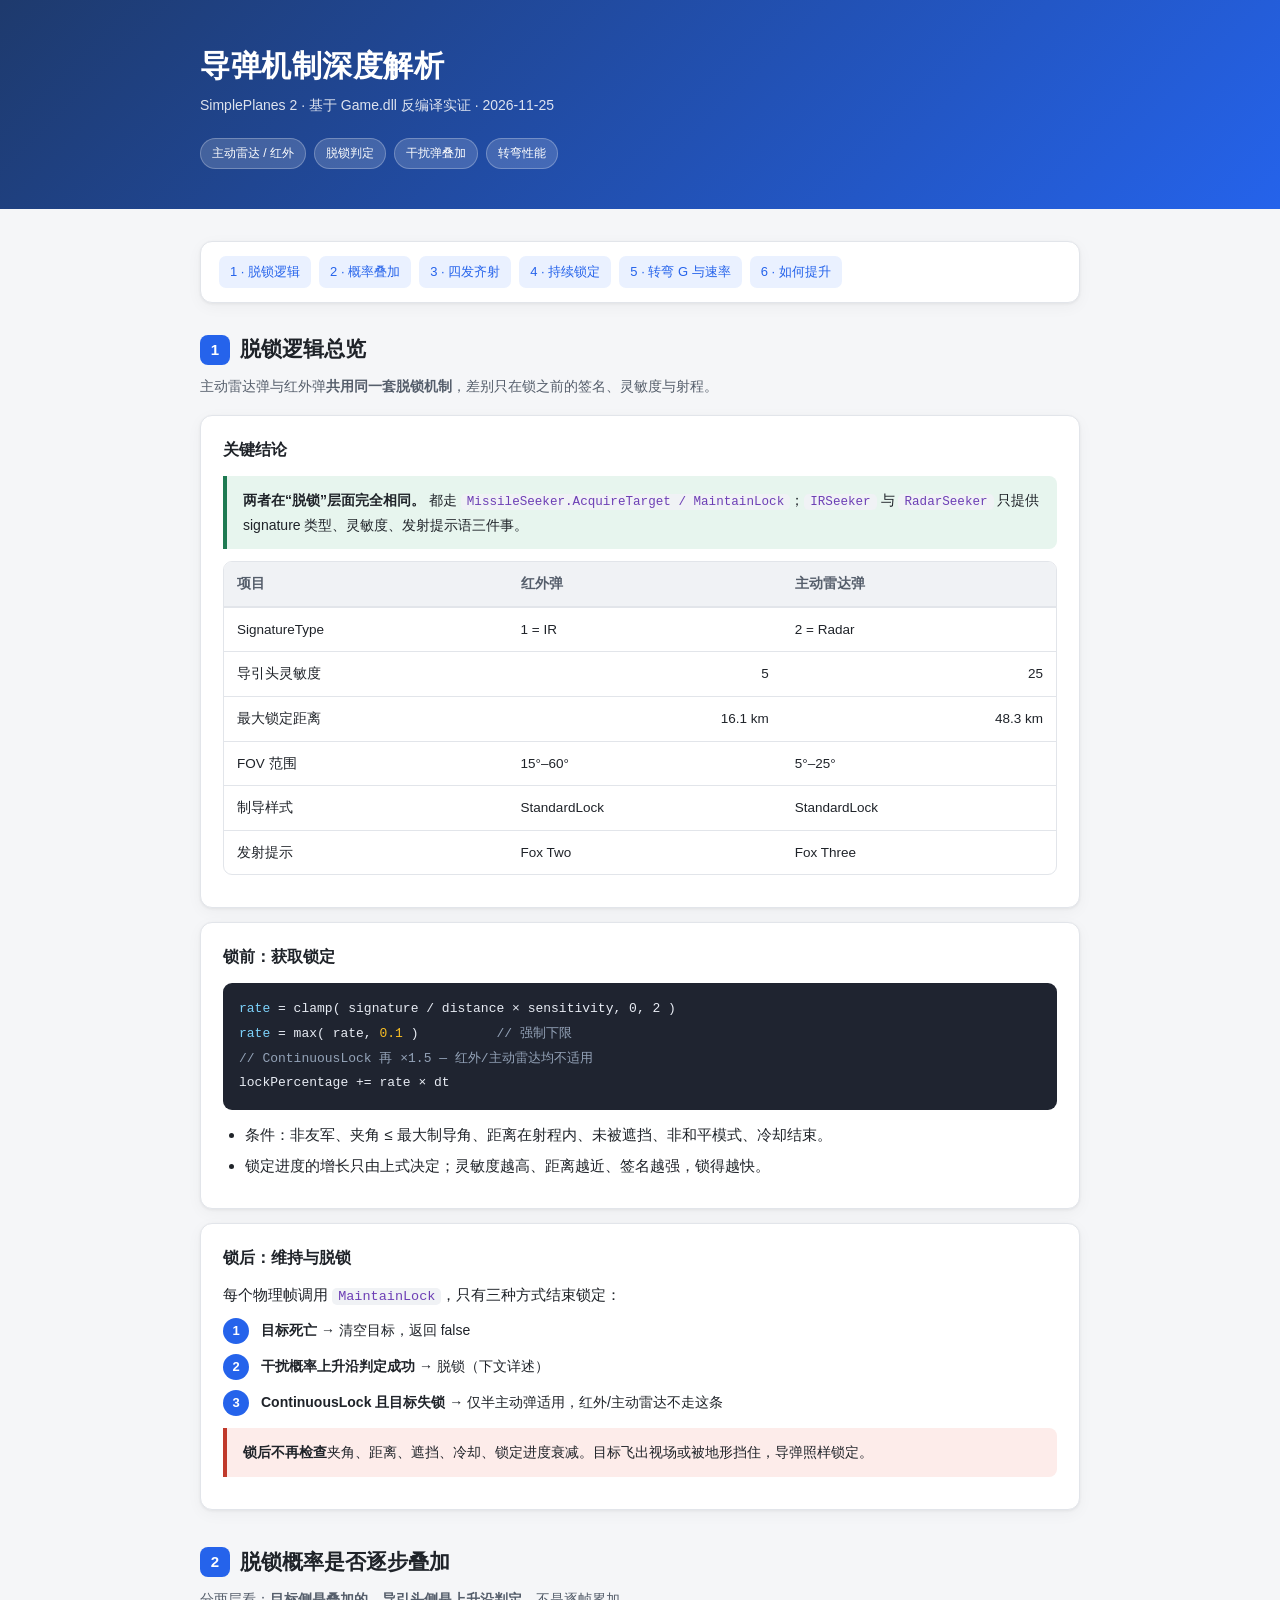
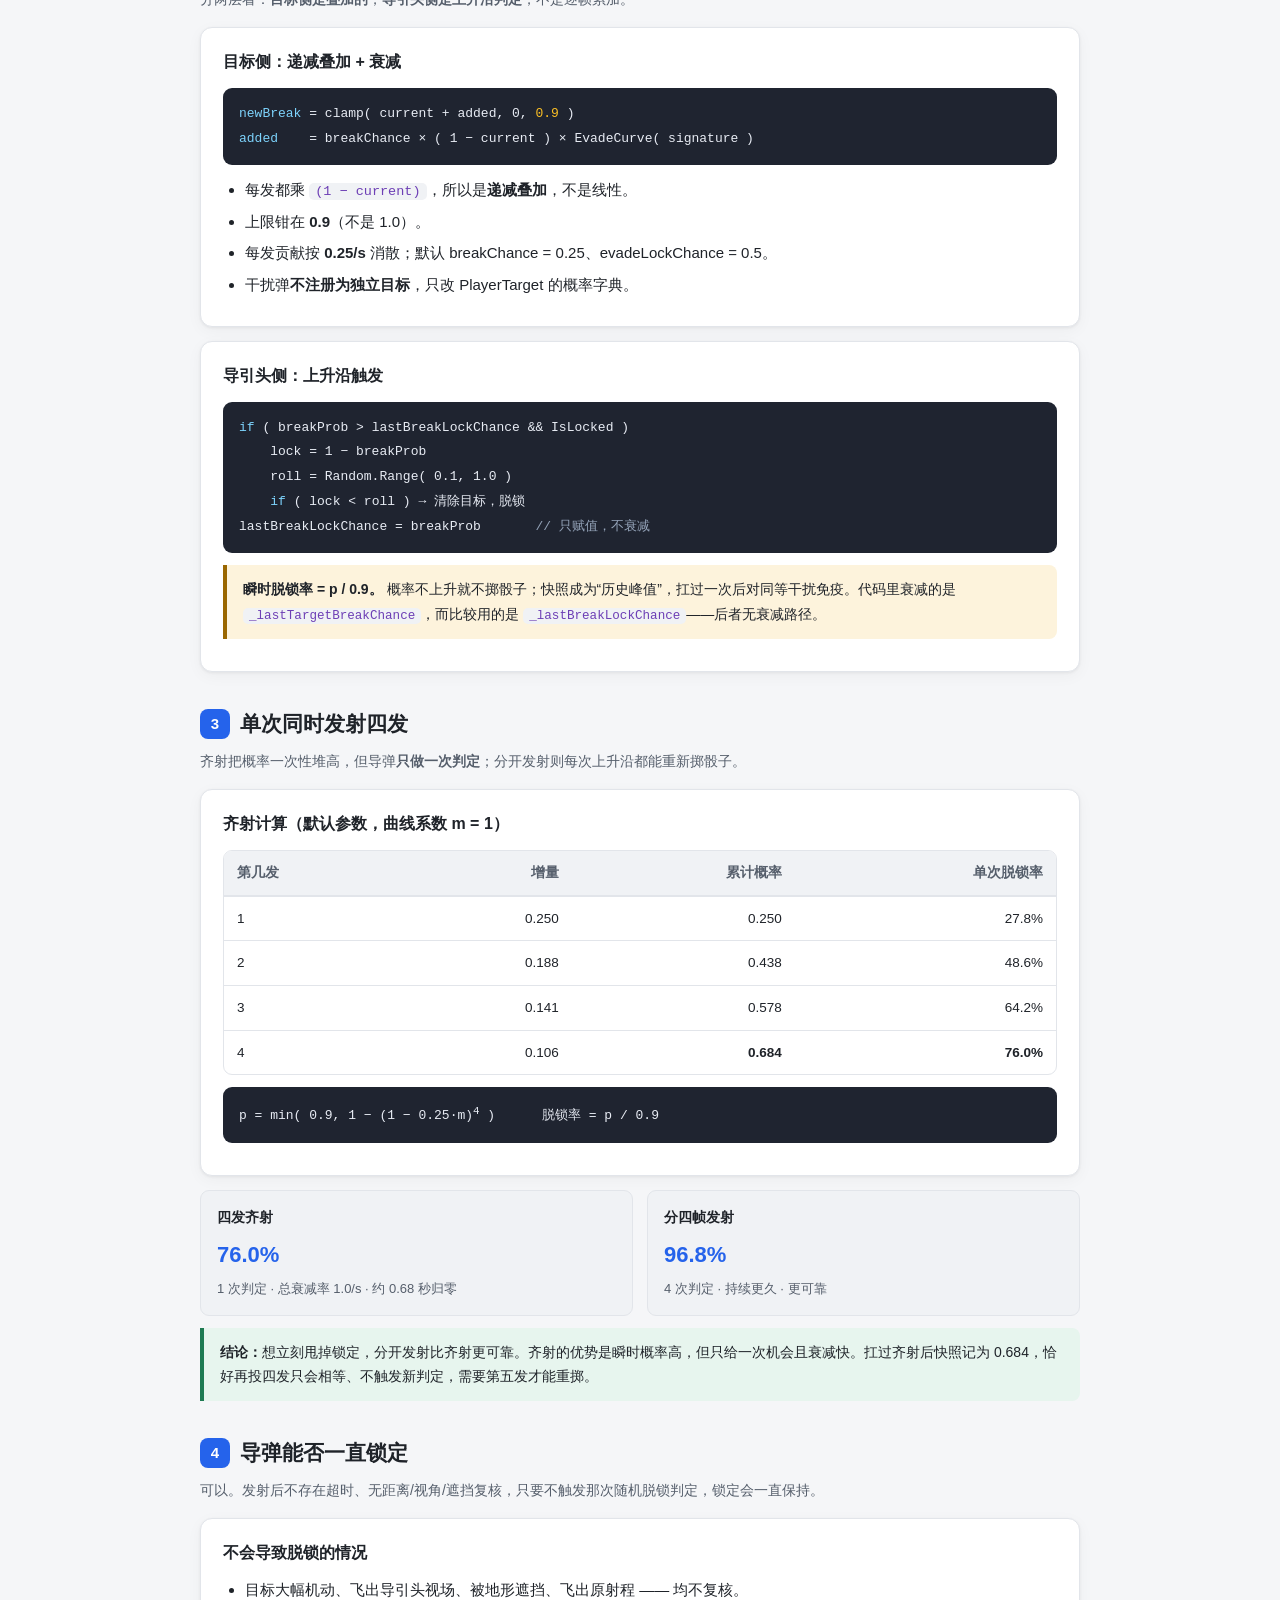
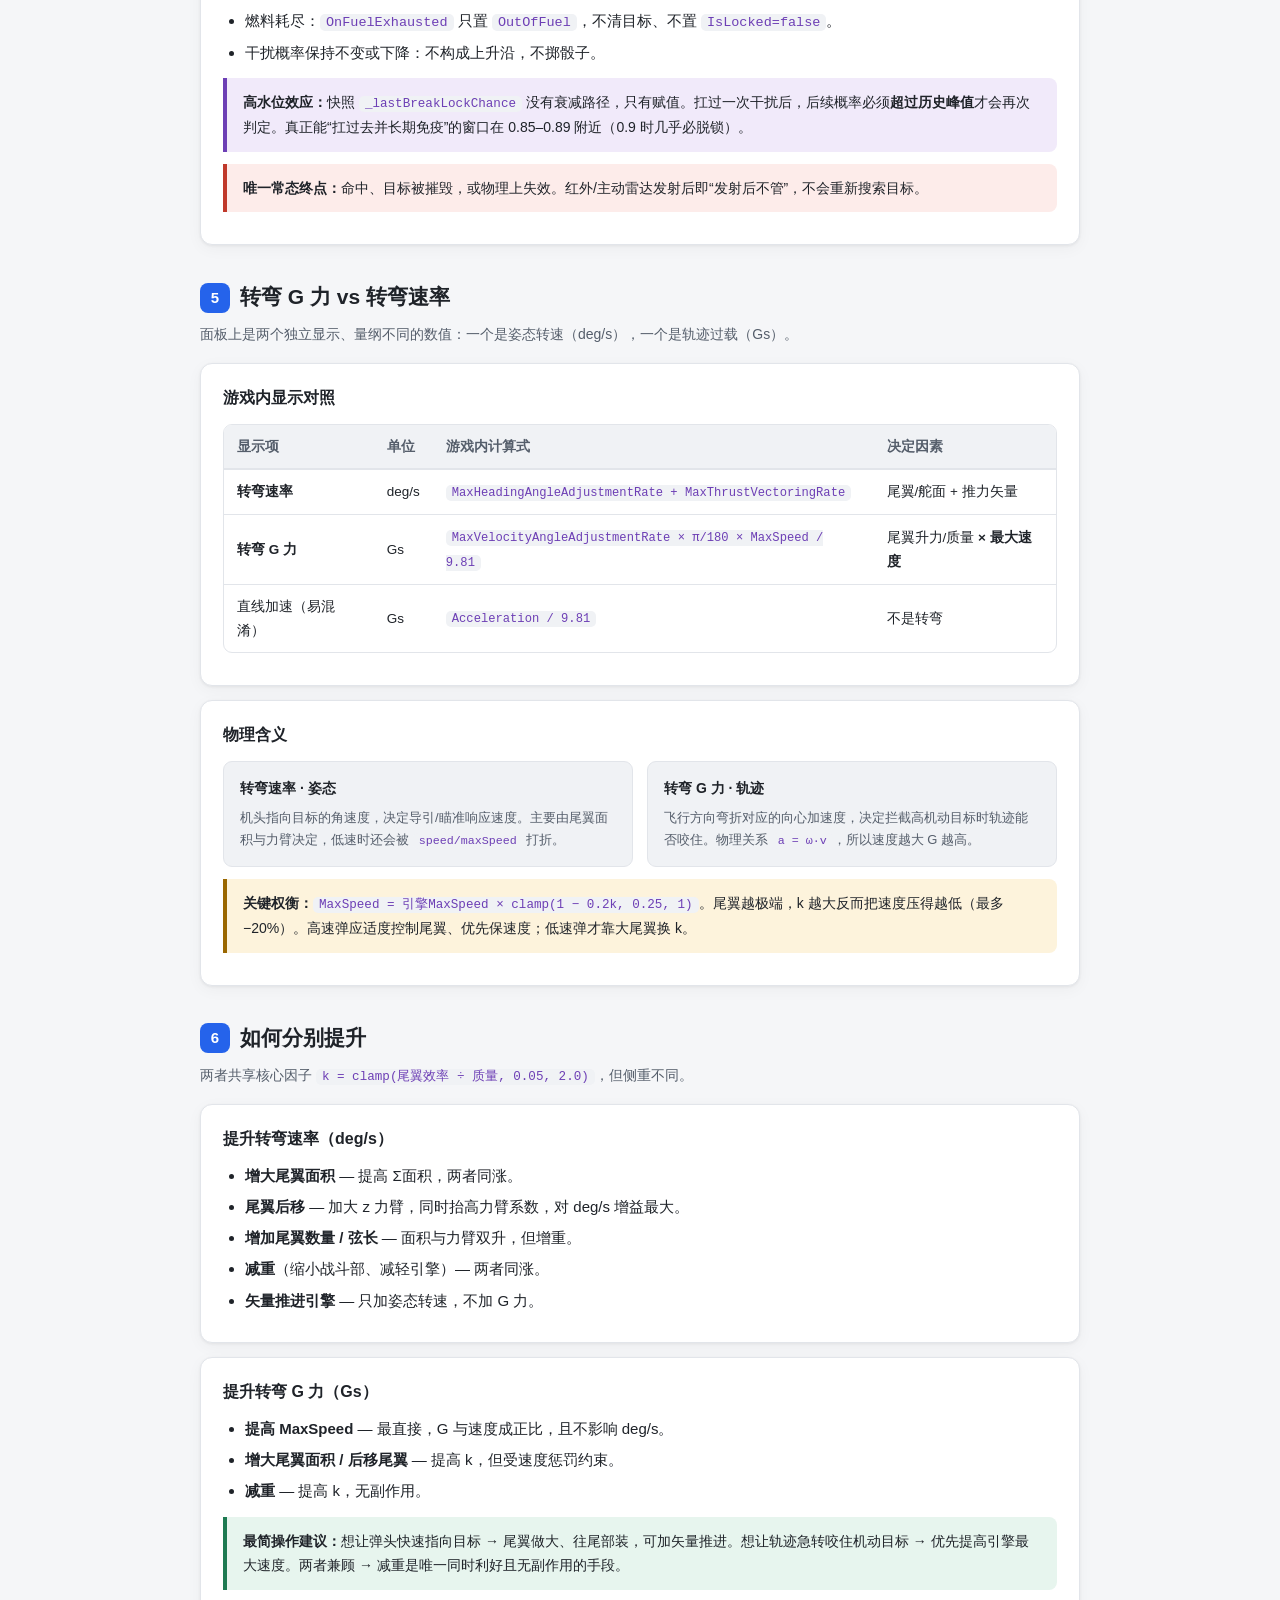
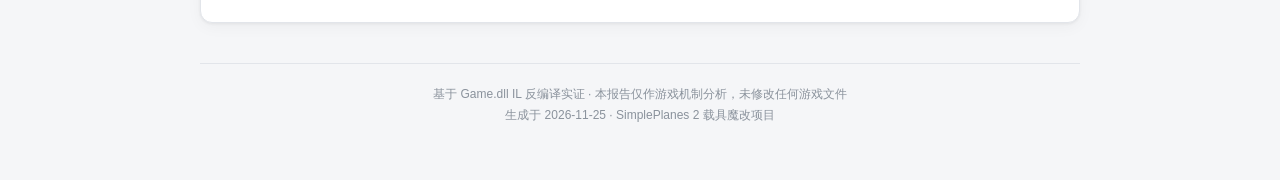
<file: sandbox/notes/导弹机制深度解析.html>
<!DOCTYPE html>
<html lang="zh-CN">
<head>
<meta charset="UTF-8">
<meta name="viewport" content="width=device-width, initial-scale=1.0">
<title>SimplePlanes 2 · 导弹机制深度解析</title>
<style>
:root{
  --bg:#f5f6f8; --surface:#ffffff; --surface-alt:#f0f2f5;
  --text:#1f2329; --text-sub:#555e6b; --text-mute:#8a929c;
  --border:#e2e5ea; --accent:#2563eb; --accent-soft:#eaf1ff;
  --red:#c0392b; --red-soft:#fdecea; --green:#1e7a52; --green-soft:#e7f5ee;
  --amber:#9a6700; --amber-soft:#fdf3dc; --purple:#6d3fb5; --purple-soft:#f1eafa;
  --radius:12px; --shadow:0 1px 3px rgba(0,0,0,.06),0 4px 16px rgba(0,0,0,.04);
}
*{box-sizing:border-box;margin:0;padding:0}
html{scroll-behavior:smooth}
body{
  font-family:-apple-system,BlinkMacSystemFont,"Segoe UI","PingFang SC","Microsoft YaHei",sans-serif;
  background:var(--bg); color:var(--text); line-height:1.75; font-size:15px;
  -webkit-font-smoothing:antialiased; padding-bottom:60px;
}
.wrap{max-width:920px;margin:0 auto;padding:0 20px}

/* header */
header{
  background:linear-gradient(135deg,#1e3a6d,#2563eb); color:#fff;
  padding:46px 0 40px; margin-bottom:32px;
}
header .wrap{display:flex;flex-direction:column;gap:8px}
header h1{font-size:30px;font-weight:700;letter-spacing:.5px;line-height:1.3}
header .sub{font-size:14px;opacity:.85;font-weight:400}
header .tags{display:flex;flex-wrap:wrap;gap:8px;margin-top:12px}
header .tag{background:rgba(255,255,255,.16);border:1px solid rgba(255,255,255,.25);
  padding:4px 11px;border-radius:20px;font-size:12px}

/* nav */
nav{background:var(--surface);border:1px solid var(--border);border-radius:var(--radius);
  box-shadow:var(--shadow);padding:14px 18px;margin-bottom:28px;
  display:flex;flex-wrap:wrap;gap:8px}
nav a{color:var(--accent);text-decoration:none;font-size:13px;padding:5px 11px;
  border-radius:7px;background:var(--accent-soft);transition:.15s}
nav a:hover{background:var(--accent);color:#fff}

/* section */
section{margin-bottom:34px;scroll-margin-top:16px}
h2{font-size:21px;font-weight:700;margin-bottom:6px;display:flex;align-items:center;gap:10px}
h2 .num{display:inline-flex;align-items:center;justify-content:center;
  width:30px;height:30px;border-radius:8px;background:var(--accent);color:#fff;
  font-size:15px;flex:none}
.lead{color:var(--text-sub);font-size:14px;margin-bottom:16px}

.card{background:var(--surface);border:1px solid var(--border);border-radius:var(--radius);
  box-shadow:var(--shadow);padding:20px 22px;margin-bottom:14px}
.card h3{font-size:16px;font-weight:650;margin-bottom:10px;color:var(--text)}

/* callout */
.callout{border-left:4px solid var(--accent);background:var(--accent-soft);
  padding:12px 16px;border-radius:0 8px 8px 0;margin:12px 0;font-size:14px}
.callout.red{border-color:var(--red);background:var(--red-soft)}
.callout.green{border-color:var(--green);background:var(--green-soft)}
.callout.amber{border-color:var(--amber);background:var(--amber-soft)}
.callout.purple{border-color:var(--purple);background:var(--purple-soft)}
.callout b{font-weight:650}

/* table */
.tbl-wrap{overflow-x:auto;-webkit-overflow-scrolling:touch;margin:12px 0;border:1px solid var(--border);border-radius:9px}
table{width:100%;border-collapse:collapse;font-size:13.5px;min-width:480px}
th{background:var(--surface-alt);font-weight:650;text-align:left;padding:10px 13px;
  border-bottom:2px solid var(--border);color:var(--text-sub);white-space:nowrap}
td{padding:10px 13px;border-bottom:1px solid var(--border)}
tr:last-child td{border-bottom:none}
tbody tr:hover{background:var(--surface-alt)}
td.num,th.num{text-align:right;font-variant-numeric:tabular-nums}

/* formula */
.formula{background:#1f2430;color:#e8ecf4;padding:14px 16px;border-radius:9px;
  font-family:"SF Mono",Consolas,"Liberation Mono",monospace;font-size:13px;
  line-height:1.9;overflow-x:auto;white-space:pre;margin:12px 0}
.formula .k{color:#7dd3fc}.formula .v{color:#fbbf24}.formula .c{color:#94a3b8}

/* grid */
.grid{display:grid;grid-template-columns:repeat(auto-fit,minmax(250px,1fr));gap:14px;margin:12px 0}
.mini{background:var(--surface-alt);border-radius:9px;padding:14px 16px;border:1px solid var(--border)}
.mini .t{font-weight:650;font-size:14px;margin-bottom:6px}
.mini .d{font-size:13px;color:var(--text-sub)}
.mini .v{font-size:22px;font-weight:700;color:var(--accent);margin:4px 0}

/* badge */
.badge{display:inline-block;font-size:11px;font-weight:600;padding:2px 8px;border-radius:6px;
  vertical-align:middle;margin-left:6px}
.badge.r{background:var(--red-soft);color:var(--red)}
.badge.g{background:var(--green-soft);color:var(--green)}
.badge.a{background:var(--amber-soft);color:var(--amber)}

ul,ol{padding-left:22px;margin:8px 0}
li{margin:5px 0}
code{background:var(--surface-alt);padding:1px 6px;border-radius:5px;
  font-family:Consolas,monospace;font-size:.9em;color:var(--purple)}

/* steps */
.step{display:flex;gap:12px;margin:10px 0;align-items:flex-start}
.step .n{flex:none;width:26px;height:26px;border-radius:50%;background:var(--accent);
  color:#fff;display:flex;align-items:center;justify-content:center;font-size:13px;font-weight:600}
.step .c{font-size:14px}

footer{text-align:center;color:var(--text-mute);font-size:12px;margin-top:40px;
  padding-top:20px;border-top:1px solid var(--border)}

@media(max-width:600px){
  header{padding:32px 0 28px}
  header h1{font-size:23px}
  .card{padding:16px}
  h2{font-size:18px}
  body{font-size:14px}
  .formula{font-size:11.5px;padding:11px}
}
</style>
</head>
<body>

<header>
  <div class="wrap">
    <h1>导弹机制深度解析</h1>
    <div class="sub">SimplePlanes 2 · 基于 Game.dll 反编译实证 · 2026-11-25</div>
    <div class="tags">
      <span class="tag">主动雷达 / 红外</span>
      <span class="tag">脱锁判定</span>
      <span class="tag">干扰弹叠加</span>
      <span class="tag">转弯性能</span>
    </div>
  </div>
</header>

<div class="wrap">

<nav>
  <a href="#s1">1 · 脱锁逻辑</a>
  <a href="#s2">2 · 概率叠加</a>
  <a href="#s3">3 · 四发齐射</a>
  <a href="#s4">4 · 持续锁定</a>
  <a href="#s5">5 · 转弯 G 与速率</a>
  <a href="#s6">6 · 如何提升</a>
</nav>

<!-- SECTION 1 -->
<section id="s1">
  <h2><span class="num">1</span>脱锁逻辑总览</h2>
  <p class="lead">主动雷达弹与红外弹<strong>共用同一套脱锁机制</strong>，差别只在锁之前的签名、灵敏度与射程。</p>

  <div class="card">
    <h3>关键结论</h3>
    <div class="callout green">
      <b>两者在“脱锁”层面完全相同。</b> 都走 <code>MissileSeeker.AcquireTarget / MaintainLock</code>；<code>IRSeeker</code> 与 <code>RadarSeeker</code> 只提供 signature 类型、灵敏度、发射提示语三件事。
    </div>
    <div class="tbl-wrap">
      <table>
        <thead><tr><th>项目</th><th>红外弹</th><th>主动雷达弹</th></tr></thead>
        <tbody>
          <tr><td>SignatureType</td><td>1 = IR</td><td>2 = Radar</td></tr>
          <tr><td>导引头灵敏度</td><td class="num">5</td><td class="num">25</td></tr>
          <tr><td>最大锁定距离</td><td class="num">16.1 km</td><td class="num">48.3 km</td></tr>
          <tr><td>FOV 范围</td><td>15°–60°</td><td>5°–25°</td></tr>
          <tr><td>制导样式</td><td>StandardLock</td><td>StandardLock</td></tr>
          <tr><td>发射提示</td><td>Fox Two</td><td>Fox Three</td></tr>
        </tbody>
      </table>
    </div>
  </div>

  <div class="card">
    <h3>锁前：获取锁定</h3>
    <div class="formula"><span class="k">rate</span> = clamp( signature / distance × sensitivity, 0, 2 )
<span class="k">rate</span> = max( rate, <span class="v">0.1</span> )          <span class="c">// 强制下限</span>
<span class="c">// ContinuousLock 再 ×1.5 — 红外/主动雷达均不适用</span>
lockPercentage += rate × dt</div>
    <ul>
      <li>条件：非友军、夹角 ≤ 最大制导角、距离在射程内、未被遮挡、非和平模式、冷却结束。</li>
      <li>锁定进度的增长只由上式决定；灵敏度越高、距离越近、签名越强，锁得越快。</li>
    </ul>
  </div>

  <div class="card">
    <h3>锁后：维持与脱锁</h3>
    <p>每个物理帧调用 <code>MaintainLock</code>，只有三种方式结束锁定：</p>
    <div class="step"><div class="n">1</div><div class="c"><strong>目标死亡</strong> → 清空目标，返回 false</div></div>
    <div class="step"><div class="n">2</div><div class="c"><strong>干扰概率上升沿判定成功</strong> → 脱锁（下文详述）</div></div>
    <div class="step"><div class="n">3</div><div class="c"><strong>ContinuousLock 且目标失锁</strong> → 仅半主动弹适用，红外/主动雷达不走这条</div></div>
    <div class="callout red">
      <b>锁后不再检查</b>夹角、距离、遮挡、冷却、锁定进度衰减。目标飞出视场或被地形挡住，导弹照样锁定。
    </div>
  </div>
</section>

<!-- SECTION 2 -->
<section id="s2">
  <h2><span class="num">2</span>脱锁概率是否逐步叠加</h2>
  <p class="lead">分两层看：<strong>目标侧是叠加的</strong>，<strong>导引头侧是上升沿判定</strong>，不是逐帧累加。</p>

  <div class="card">
    <h3>目标侧：递减叠加 + 衰减</h3>
    <div class="formula"><span class="k">newBreak</span> = clamp( current + added, 0, <span class="v">0.9</span> )
<span class="k">added</span>    = breakChance × ( 1 − current ) × EvadeCurve( signature )</div>
    <ul>
      <li>每发都乘 <code>(1 − current)</code>，所以是<strong>递减叠加</strong>，不是线性。</li>
      <li>上限钳在 <strong>0.9</strong>（不是 1.0）。</li>
      <li>每发贡献按 <strong>0.25/s</strong> 消散；默认 breakChance = 0.25、evadeLockChance = 0.5。</li>
      <li>干扰弹<strong>不注册为独立目标</strong>，只改 PlayerTarget 的概率字典。</li>
    </ul>
  </div>

  <div class="card">
    <h3>导引头侧：上升沿触发</h3>
    <div class="formula"><span class="k">if</span> ( breakProb &gt; lastBreakLockChance &amp;&amp; IsLocked )
    lock = 1 − breakProb
    roll = Random.Range( 0.1, 1.0 )
    <span class="k">if</span> ( lock &lt; roll ) → 清除目标，脱锁
lastBreakLockChance = breakProb       <span class="c">// 只赋值，不衰减</span></div>
    <div class="callout amber">
      <b>瞬时脱锁率 = p / 0.9。</b> 概率不上升就不掷骰子；快照成为“历史峰值”，扛过一次后对同等干扰免疫。代码里衰减的是 <code>_lastTargetBreakChance</code>，而比较用的是 <code>_lastBreakLockChance</code>——后者无衰减路径。
    </div>
  </div>
</section>

<!-- SECTION 3 -->
<section id="s3">
  <h2><span class="num">3</span>单次同时发射四发</h2>
  <p class="lead">齐射把概率一次性堆高，但导弹<strong>只做一次判定</strong>；分开发射则每次上升沿都能重新掷骰子。</p>

  <div class="card">
    <h3>齐射计算（默认参数，曲线系数 m = 1）</h3>
    <div class="tbl-wrap">
      <table>
        <thead><tr><th>第几发</th><th class="num">增量</th><th class="num">累计概率</th><th class="num">单次脱锁率</th></tr></thead>
        <tbody>
          <tr><td>1</td><td class="num">0.250</td><td class="num">0.250</td><td class="num">27.8%</td></tr>
          <tr><td>2</td><td class="num">0.188</td><td class="num">0.438</td><td class="num">48.6%</td></tr>
          <tr><td>3</td><td class="num">0.141</td><td class="num">0.578</td><td class="num">64.2%</td></tr>
          <tr><td>4</td><td class="num">0.106</td><td class="num"><strong>0.684</strong></td><td class="num"><strong>76.0%</strong></td></tr>
        </tbody>
      </table>
    </div>
    <div class="formula">p = min( 0.9, 1 − (1 − 0.25·m)<sup>4</sup> )      脱锁率 = p / 0.9</div>
  </div>

  <div class="grid">
    <div class="mini">
      <div class="t">四发齐射</div>
      <div class="v">76.0%</div>
      <div class="d">1 次判定 · 总衰减率 1.0/s · 约 0.68 秒归零</div>
    </div>
    <div class="mini">
      <div class="t">分四帧发射</div>
      <div class="v">96.8%</div>
      <div class="d">4 次判定 · 持续更久 · 更可靠</div>
    </div>
  </div>

  <div class="callout green">
    <b>结论：</b>想立刻甩掉锁定，分开发射比齐射更可靠。齐射的优势是瞬时概率高，但只给一次机会且衰减快。扛过齐射后快照记为 0.684，恰好再投四发只会相等、不触发新判定，需要第五发才能重掷。
  </div>
</section>

<!-- SECTION 4 -->
<section id="s4">
  <h2><span class="num">4</span>导弹能否一直锁定</h2>
  <p class="lead">可以。发射后不存在超时、无距离/视角/遮挡复核，只要不触发那次随机脱锁判定，锁定会一直保持。</p>

  <div class="card">
    <h3>不会导致脱锁的情况</h3>
    <ul>
      <li>目标大幅机动、飞出导引头视场、被地形遮挡、飞出原射程 —— 均不复核。</li>
      <li>燃料耗尽：<code>OnFuelExhausted</code> 只置 <code>OutOfFuel</code>，不清目标、不置 <code>IsLocked=false</code>。</li>
      <li>干扰概率保持不变或下降：不构成上升沿，不掷骰子。</li>
    </ul>
    <div class="callout purple">
      <b>高水位效应：</b>快照 <code>_lastBreakLockChance</code> 没有衰减路径，只有赋值。扛过一次干扰后，后续概率必须<strong>超过历史峰值</strong>才会再次判定。真正能“扛过去并长期免疫”的窗口在 0.85–0.89 附近（0.9 时几乎必脱锁）。
    </div>
    <div class="callout red">
      <b>唯一常态终点：</b>命中、目标被摧毁，或物理上失效。红外/主动雷达发射后即“发射后不管”，不会重新搜索目标。
    </div>
  </div>
</section>

<!-- SECTION 5 -->
<section id="s5">
  <h2><span class="num">5</span>转弯 G 力 vs 转弯速率</h2>
  <p class="lead">面板上是两个独立显示、量纲不同的数值：一个是姿态转速（deg/s），一个是轨迹过载（Gs）。</p>

  <div class="card">
    <h3>游戏内显示对照</h3>
    <div class="tbl-wrap">
      <table>
        <thead><tr><th>显示项</th><th>单位</th><th>游戏内计算式</th><th>决定因素</th></tr></thead>
        <tbody>
          <tr>
            <td><strong>转弯速率</strong></td><td>deg/s</td>
            <td><code>MaxHeadingAngleAdjustmentRate + MaxThrustVectoringRate</code></td>
            <td>尾翼/舵面 + 推力矢量</td>
          </tr>
          <tr>
            <td><strong>转弯 G 力</strong></td><td>Gs</td>
            <td><code>MaxVelocityAngleAdjustmentRate × π/180 × MaxSpeed / 9.81</code></td>
            <td>尾翼升力/质量 <strong>× 最大速度</strong></td>
          </tr>
          <tr>
            <td>直线加速（易混淆）</td><td>Gs</td>
            <td><code>Acceleration / 9.81</code></td>
            <td>不是转弯</td>
          </tr>
        </tbody>
      </table>
    </div>
  </div>

  <div class="card">
    <h3>物理含义</h3>
    <div class="grid">
      <div class="mini">
        <div class="t">转弯速率 · 姿态</div>
        <div class="d">机头指向目标的角速度，决定导引/瞄准响应速度。主要由尾翼面积与力臂决定，低速时还会被 <code>speed/maxSpeed</code> 打折。</div>
      </div>
      <div class="mini">
        <div class="t">转弯 G 力 · 轨迹</div>
        <div class="d">飞行方向弯折对应的向心加速度，决定拦截高机动目标时轨迹能否咬住。物理关系 <code>a = ω·v</code>，所以速度越大 G 越高。</div>
      </div>
    </div>
    <div class="callout amber">
      <b>关键权衡：</b><code>MaxSpeed = 引擎MaxSpeed × clamp(1 − 0.2k, 0.25, 1)</code>。尾翼越极端，k 越大反而把速度压得越低（最多 −20%）。高速弹应适度控制尾翼、优先保速度；低速弹才靠大尾翼换 k。
    </div>
  </div>
</section>

<!-- SECTION 6 -->
<section id="s6">
  <h2><span class="num">6</span>如何分别提升</h2>
  <p class="lead">两者共享核心因子 <code>k = clamp(尾翼效率 ÷ 质量, 0.05, 2.0)</code>，但侧重不同。</p>

  <div class="card">
    <h3>提升转弯速率（deg/s）</h3>
    <ul>
      <li><strong>增大尾翼面积</strong> — 提高 Σ面积，两者同涨。</li>
      <li><strong>尾翼后移</strong> — 加大 z 力臂，同时抬高力臂系数，对 deg/s 增益最大。</li>
      <li><strong>增加尾翼数量 / 弦长</strong> — 面积与力臂双升，但增重。</li>
      <li><strong>减重</strong>（缩小战斗部、减轻引擎）— 两者同涨。</li>
      <li><strong>矢量推进引擎</strong> — 只加姿态转速，不加 G 力。</li>
    </ul>
  </div>

  <div class="card">
    <h3>提升转弯 G 力（Gs）</h3>
    <ul>
      <li><strong>提高 MaxSpeed</strong> — 最直接，G 与速度成正比，且不影响 deg/s。</li>
      <li><strong>增大尾翼面积 / 后移尾翼</strong> — 提高 k，但受速度惩罚约束。</li>
      <li><strong>减重</strong> — 提高 k，无副作用。</li>
    </ul>
    <div class="callout green">
      <b>最简操作建议：</b>想让弹头快速指向目标 → 尾翼做大、往尾部装，可加矢量推进。想让轨迹急转咬住机动目标 → 优先提高引擎最大速度。两者兼顾 → 减重是唯一同时利好且无副作用的手段。
    </div>
  </div>
</section>

<footer>
  基于 Game.dll IL 反编译实证 · 本报告仅作游戏机制分析，未修改任何游戏文件<br>
  生成于 2026-11-25 · SimplePlanes 2 载具魔改项目
</footer>

</div>
</body>
</html>
</file>
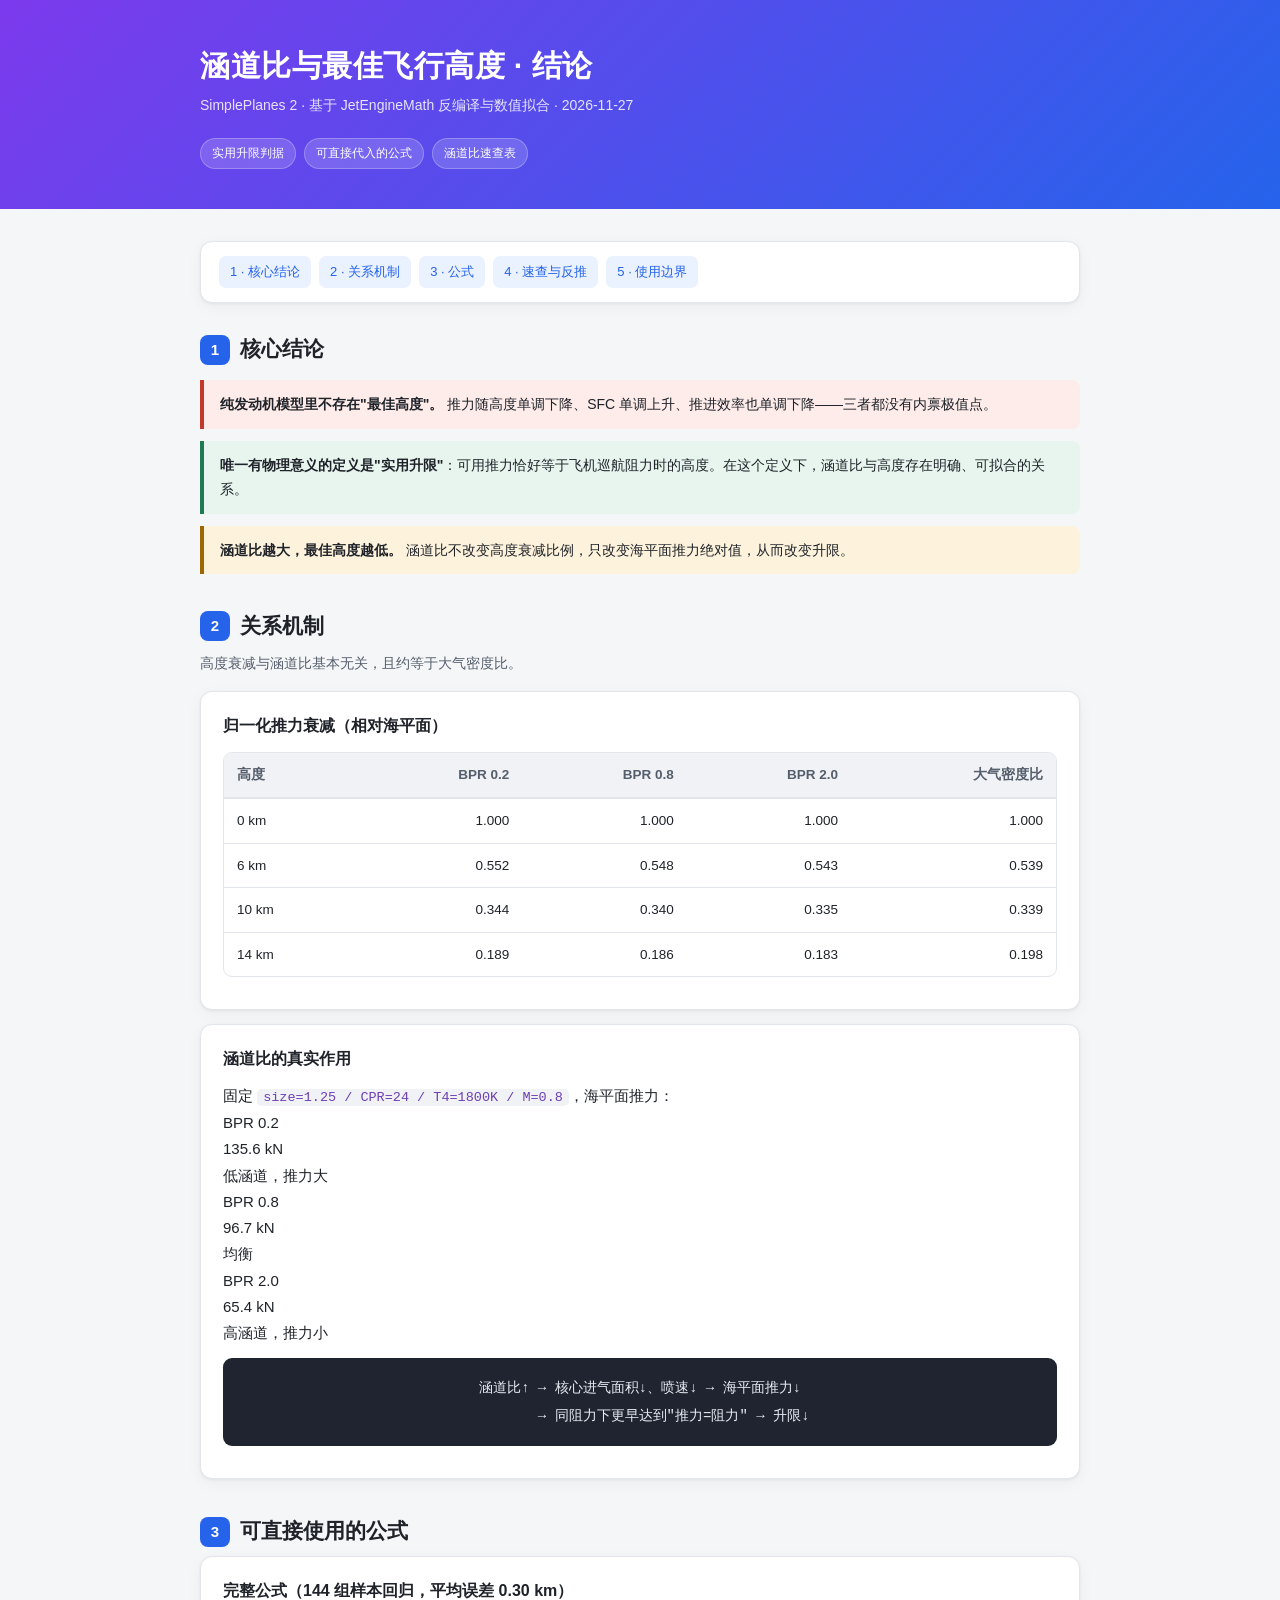
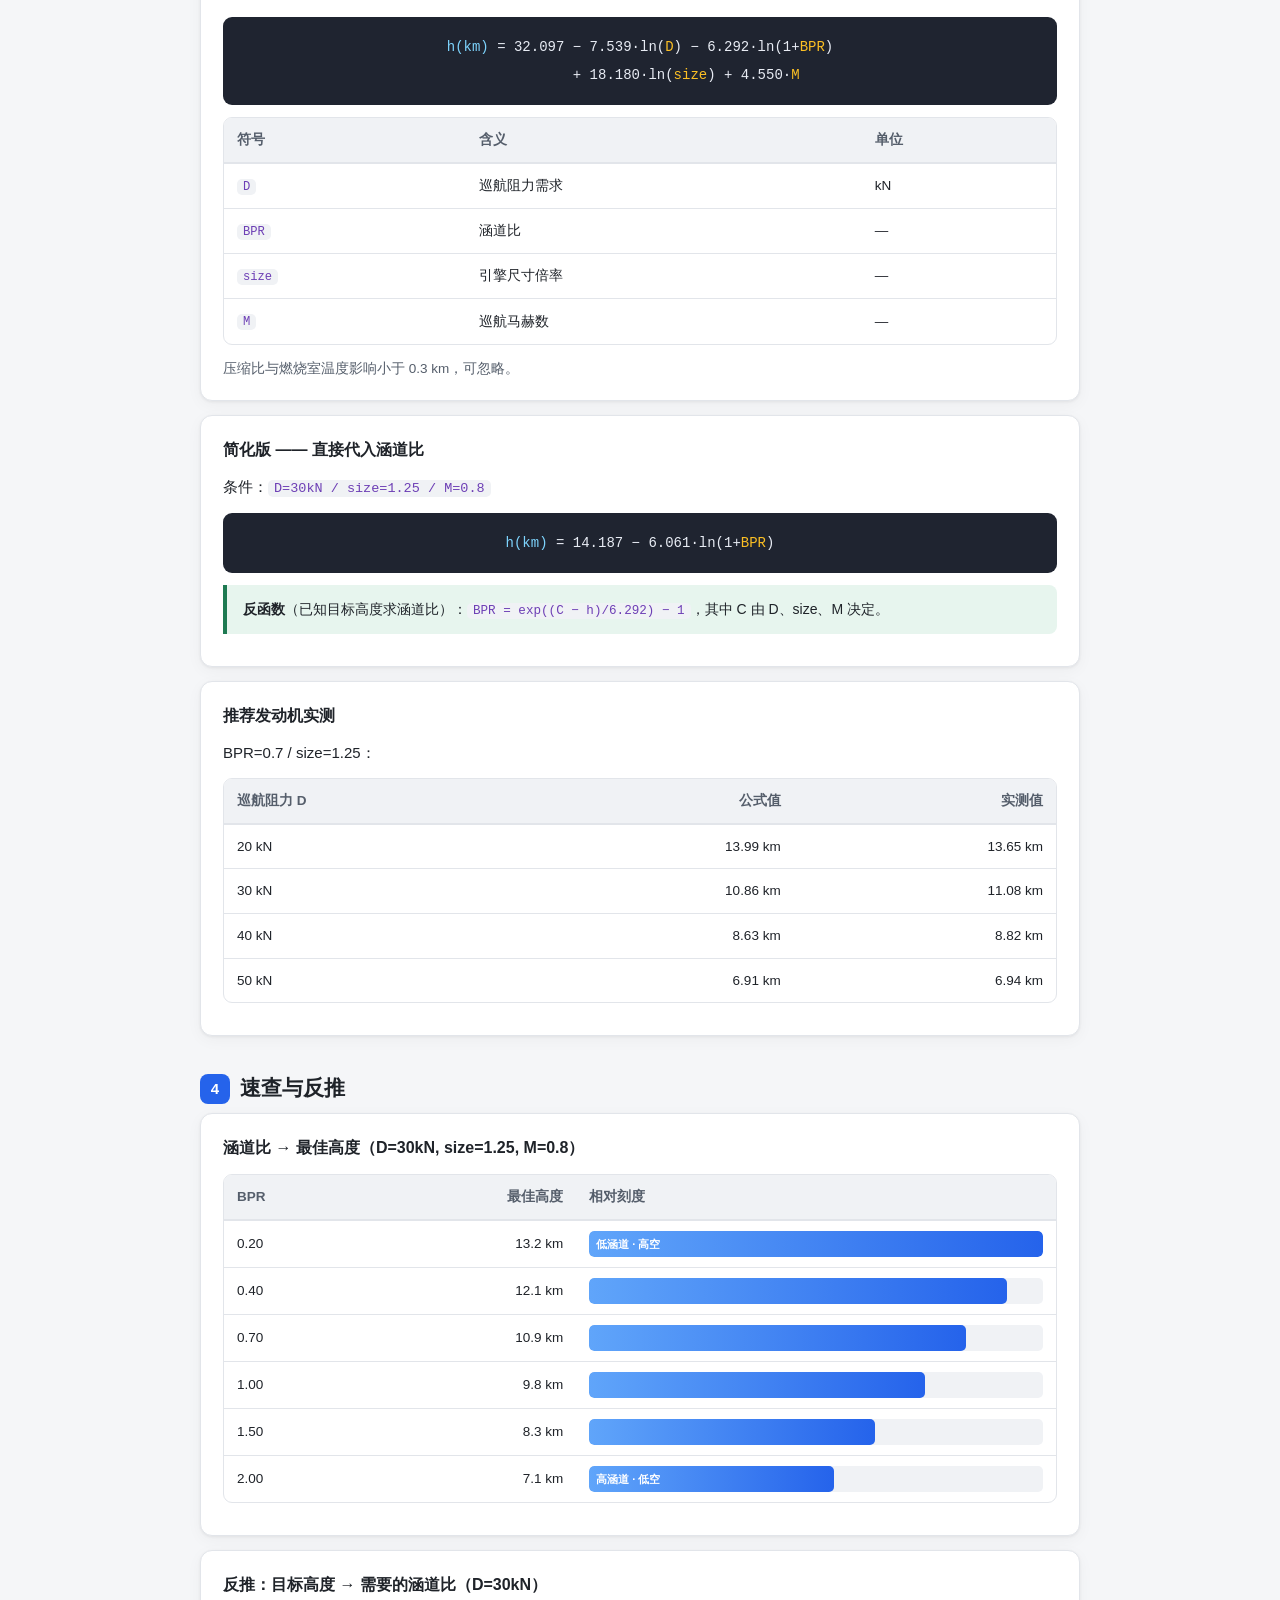
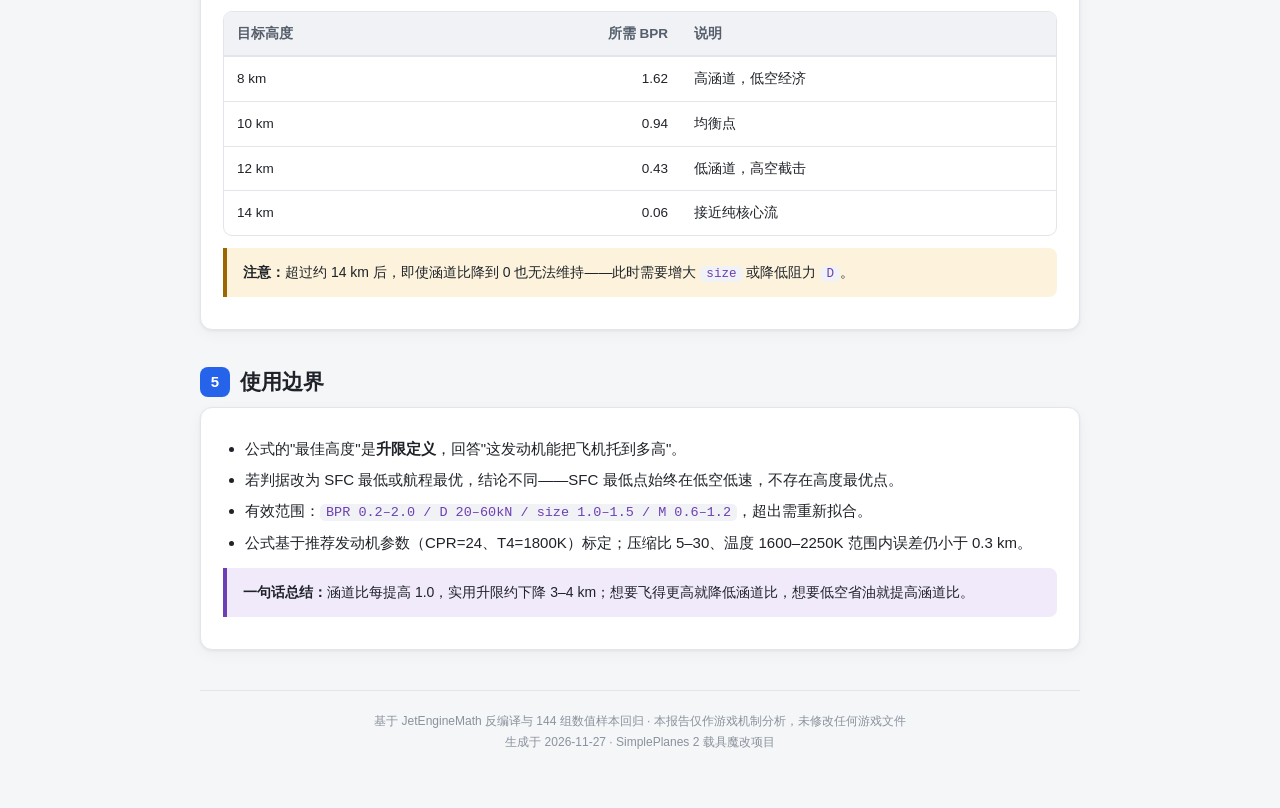
<file: sandbox/notes/涵道比与最佳飞行高度结论.html>
<!DOCTYPE html>
<html lang="zh-CN">
<head>
<meta charset="UTF-8">
<meta name="viewport" content="width=device-width, initial-scale=1.0">
<title>SimplePlanes 2 · 涵道比与最佳飞行高度结论</title>
<style>
:root{
  --bg:#f5f6f8; --surface:#ffffff; --surface-alt:#f0f2f5;
  --text:#1f2329; --text-sub:#555e6b; --text-mute:#8a929c;
  --border:#e2e5ea; --accent:#2563eb; --accent-soft:#eaf1ff;
  --red:#c0392b; --red-soft:#fdecea; --green:#1e7a52; --green-soft:#e7f5ee;
  --amber:#9a6700; --amber-soft:#fdf3dc; --purple:#6d3fb5; --purple-soft:#f1eafa;
  --radius:12px; --shadow:0 1px 3px rgba(0,0,0,.06),0 4px 16px rgba(0,0,0,.04);
}
*{box-sizing:border-box;margin:0;padding:0}
html{scroll-behavior:smooth}
body{
  font-family:-apple-system,BlinkMacSystemFont,"Segoe UI","PingFang SC","Microsoft YaHei",sans-serif;
  background:var(--bg); color:var(--text); line-height:1.75; font-size:15px;
  -webkit-font-smoothing:antialiased; padding-bottom:60px;
}
.wrap{max-width:920px;margin:0 auto;padding:0 20px}

header{
  background:linear-gradient(135deg,#7c3aed,#2563eb); color:#fff;
  padding:46px 0 40px; margin-bottom:32px;
}
header .wrap{display:flex;flex-direction:column;gap:8px}
header h1{font-size:30px;font-weight:700;letter-spacing:.5px;line-height:1.3}
header .sub{font-size:14px;opacity:.85;font-weight:400}
header .tags{display:flex;flex-wrap:wrap;gap:8px;margin-top:12px}
header .tag{background:rgba(255,255,255,.16);border:1px solid rgba(255,255,255,.25);
  padding:4px 11px;border-radius:20px;font-size:12px}

nav{background:var(--surface);border:1px solid var(--border);border-radius:var(--radius);
  box-shadow:var(--shadow);padding:14px 18px;margin-bottom:28px;
  display:flex;flex-wrap:wrap;gap:8px}
nav a{color:var(--accent);text-decoration:none;font-size:13px;padding:5px 11px;
  border-radius:7px;background:var(--accent-soft);transition:.15s}
nav a:hover{background:var(--accent);color:#fff}

section{margin-bottom:34px;scroll-margin-top:16px}
h2{font-size:21px;font-weight:700;margin-bottom:6px;display:flex;align-items:center;gap:10px}
h2 .num{display:inline-flex;align-items:center;justify-content:center;
  width:30px;height:30px;border-radius:8px;background:var(--accent);color:#fff;
  font-size:15px;flex:none}
.lead{color:var(--text-sub);font-size:14px;margin-bottom:16px}

.card{background:var(--surface);border:1px solid var(--border);border-radius:var(--radius);
  box-shadow:var(--shadow);padding:20px 22px;margin-bottom:14px}
.card h3{font-size:16px;font-weight:650;margin-bottom:10px;color:var(--text)}

.callout{border-left:4px solid var(--accent);background:var(--accent-soft);
  padding:12px 16px;border-radius:0 8px 8px 0;margin:12px 0;font-size:14px}
.callout.red{border-color:var(--red);background:var(--red-soft)}
.callout.green{border-color:var(--green);background:var(--green-soft)}
.callout.amber{border-color:var(--amber);background:var(--amber-soft)}
.callout.purple{border-color:var(--purple);background:var(--purple-soft)}
.callout b{font-weight:650}

.tbl-wrap{overflow-x:auto;-webkit-overflow-scrolling:touch;margin:12px 0;border:1px solid var(--border);border-radius:9px}
table{width:100%;border-collapse:collapse;font-size:13.5px;min-width:460px}
th{background:var(--surface-alt);font-weight:650;text-align:left;padding:10px 13px;
  border-bottom:2px solid var(--border);color:var(--text-sub);white-space:nowrap}
td{padding:10px 13px;border-bottom:1px solid var(--border)}
tr:last-child td{border-bottom:none}
tbody tr:hover{background:var(--surface-alt)}
td.num,th.num{text-align:right;font-variant-numeric:tabular-nums}

.formula{background:#1f2430;color:#e8ecf4;padding:16px 18px;border-radius:9px;
  font-family:"SF Mono",Consolas,"Liberation Mono",monospace;font-size:14px;
  line-height:2;overflow-x:auto;white-space:pre;margin:12px 0;text-align:center}
.formula .k{color:#7dd3fc}.formula .v{color:#fbbf24}.formula .c{color:#94a3b8}

.hero{display:grid;grid-template-columns:repeat(auto-fit,minmax(210px,1fr));gap:12px;margin:14px 0}
.hero .box{background:linear-gradient(135deg,var(--accent-soft),#f7faff);
  border:1px solid #cfe0ff;border-radius:11px;padding:16px}
.hero .box .lab{font-size:12px;color:var(--text-sub);margin-bottom:4px}
.hero .box .val{font-size:25px;font-weight:750;color:var(--accent);line-height:1.2}
.hero .box .unit{font-size:13px;color:var(--text-mute);font-weight:400}

ul,ol{padding-left:22px;margin:8px 0}
li{margin:5px 0}
code{background:var(--surface-alt);padding:1px 6px;border-radius:5px;
  font-family:Consolas,monospace;font-size:.9em;color:var(--purple)}

.bar{height:26px;background:var(--surface-alt);border-radius:5px;position:relative;overflow:hidden;min-width:160px}
.bar .fill{position:absolute;left:0;top:0;bottom:0;background:linear-gradient(90deg,#60a5fa,#2563eb);border-radius:5px}
.bar .txt{position:relative;z-index:1;font-size:11px;color:#fff;padding-left:7px;line-height:26px;font-weight:600}

footer{text-align:center;color:var(--text-mute);font-size:12px;margin-top:40px;
  padding-top:20px;border-top:1px solid var(--border)}

@media(max-width:600px){
  header{padding:32px 0 28px}
  header h1{font-size:23px}
  .card{padding:16px}
  h2{font-size:18px}
  body{font-size:14px}
  .formula{font-size:12px;padding:12px}
}
</style>
</head>
<body>

<header>
  <div class="wrap">
    <h1>涵道比与最佳飞行高度 · 结论</h1>
    <div class="sub">SimplePlanes 2 · 基于 JetEngineMath 反编译与数值拟合 · 2026-11-27</div>
    <div class="tags">
      <span class="tag">实用升限判据</span>
      <span class="tag">可直接代入的公式</span>
      <span class="tag">涵道比速查表</span>
    </div>
  </div>
</header>

<div class="wrap">

<nav>
  <a href="#s1">1 · 核心结论</a>
  <a href="#s2">2 · 关系机制</a>
  <a href="#s3">3 · 公式</a>
  <a href="#s4">4 · 速查与反推</a>
  <a href="#s5">5 · 使用边界</a>
</nav>

<!-- SECTION 1 -->
<section id="s1">
  <h2><span class="num">1</span>核心结论</h2>
  <div class="callout red">
    <b>纯发动机模型里不存在"最佳高度"。</b> 推力随高度单调下降、SFC 单调上升、推进效率也单调下降——三者都没有内禀极值点。
  </div>
  <div class="callout green">
    <b>唯一有物理意义的定义是"实用升限"</b>：可用推力恰好等于飞机巡航阻力时的高度。在这个定义下，涵道比与高度存在明确、可拟合的关系。
  </div>
  <div class="callout amber">
    <b>涵道比越大，最佳高度越低。</b> 涵道比不改变高度衰减比例，只改变海平面推力绝对值，从而改变升限。
  </div>
</section>

<!-- SECTION 2 -->
<section id="s2">
  <h2><span class="num">2</span>关系机制</h2>
  <p class="lead">高度衰减与涵道比基本无关，且约等于大气密度比。</p>

  <div class="card">
    <h3>归一化推力衰减（相对海平面）</h3>
    <div class="tbl-wrap">
      <table>
        <thead><tr><th>高度</th><th class="num">BPR 0.2</th><th class="num">BPR 0.8</th><th class="num">BPR 2.0</th><th class="num">大气密度比</th></tr></thead>
        <tbody>
          <tr><td>0 km</td><td class="num">1.000</td><td class="num">1.000</td><td class="num">1.000</td><td class="num">1.000</td></tr>
          <tr><td>6 km</td><td class="num">0.552</td><td class="num">0.548</td><td class="num">0.543</td><td class="num">0.539</td></tr>
          <tr><td>10 km</td><td class="num">0.344</td><td class="num">0.340</td><td class="num">0.335</td><td class="num">0.339</td></tr>
          <tr><td>14 km</td><td class="num">0.189</td><td class="num">0.186</td><td class="num">0.183</td><td class="num">0.198</td></tr>
        </tbody>
      </table>
    </div>
  </div>

  <div class="card">
    <h3>涵道比的真实作用</h3>
    <p>固定 <code>size=1.25 / CPR=24 / T4=1800K / M=0.8</code>，海平面推力：</p>
    <div class="grid">
      <div class="mini"><div class="t">BPR 0.2</div><div class="v">135.6 kN</div><div class="d">低涵道，推力大</div></div>
      <div class="mini"><div class="t">BPR 0.8</div><div class="v">96.7 kN</div><div class="d">均衡</div></div>
      <div class="mini"><div class="t">BPR 2.0</div><div class="v">65.4 kN</div><div class="d">高涵道，推力小</div></div>
    </div>
    <div class="formula">涵道比↑ → 核心进气面积↓、喷速↓ → 海平面推力↓
        → 同阻力下更早达到"推力=阻力" → 升限↓</div>
  </div>
</section>

<!-- SECTION 3 -->
<section id="s3">
  <h2><span class="num">3</span>可直接使用的公式</h2>

  <div class="card">
    <h3>完整公式（144 组样本回归，平均误差 0.30 km）</h3>
    <div class="formula"><span class="k">h(km)</span> = 32.097 − 7.539·ln(<span class="v">D</span>) − 6.292·ln(1+<span class="v">BPR</span>)
           + 18.180·ln(<span class="v">size</span>) + 4.550·<span class="v">M</span></div>
    <div class="tbl-wrap">
      <table>
        <thead><tr><th>符号</th><th>含义</th><th>单位</th></tr></thead>
        <tbody>
          <tr><td><code>D</code></td><td>巡航阻力需求</td><td>kN</td></tr>
          <tr><td><code>BPR</code></td><td>涵道比</td><td>—</td></tr>
          <tr><td><code>size</code></td><td>引擎尺寸倍率</td><td>—</td></tr>
          <tr><td><code>M</code></td><td>巡航马赫数</td><td>—</td></tr>
        </tbody>
      </table>
    </div>
    <p style="font-size:13.5px;color:var(--text-sub)">压缩比与燃烧室温度影响小于 0.3 km，可忽略。</p>
  </div>

  <div class="card">
    <h3>简化版 —— 直接代入涵道比</h3>
    <p>条件：<code>D=30kN / size=1.25 / M=0.8</code></p>
    <div class="formula"><span class="k">h(km)</span> = 14.187 − 6.061·ln(1+<span class="v">BPR</span>)</div>
    <div class="callout green">
      <b>反函数</b>（已知目标高度求涵道比）：<code>BPR = exp((C − h)/6.292) − 1</code>，其中 C 由 D、size、M 决定。
    </div>
  </div>

  <div class="card">
    <h3>推荐发动机实测</h3>
    <p>BPR=0.7 / size=1.25：</p>
    <div class="tbl-wrap">
      <table>
        <thead><tr><th>巡航阻力 D</th><th class="num">公式值</th><th class="num">实测值</th></tr></thead>
        <tbody>
          <tr><td>20 kN</td><td class="num">13.99 km</td><td class="num">13.65 km</td></tr>
          <tr><td>30 kN</td><td class="num">10.86 km</td><td class="num">11.08 km</td></tr>
          <tr><td>40 kN</td><td class="num">8.63 km</td><td class="num">8.82 km</td></tr>
          <tr><td>50 kN</td><td class="num">6.91 km</td><td class="num">6.94 km</td></tr>
        </tbody>
      </table>
    </div>
  </div>
</section>

<!-- SECTION 4 -->
<section id="s4">
  <h2><span class="num">4</span>速查与反推</h2>

  <div class="card">
    <h3>涵道比 → 最佳高度（D=30kN, size=1.25, M=0.8）</h3>
    <div class="tbl-wrap">
      <table>
        <thead><tr><th>BPR</th><th class="num">最佳高度</th><th>相对刻度</th></tr></thead>
        <tbody>
          <tr><td>0.20</td><td class="num">13.2 km</td><td><div class="bar"><div class="fill" style="width:100%"></div><div class="txt">低涵道 · 高空</div></div></td></tr>
          <tr><td>0.40</td><td class="num">12.1 km</td><td><div class="bar"><div class="fill" style="width:92%"></div><div class="txt"></div></div></td></tr>
          <tr><td>0.70</td><td class="num">10.9 km</td><td><div class="bar"><div class="fill" style="width:83%"></div><div class="txt"></div></div></td></tr>
          <tr><td>1.00</td><td class="num">9.8 km</td><td><div class="bar"><div class="fill" style="width:74%"></div><div class="txt"></div></div></td></tr>
          <tr><td>1.50</td><td class="num">8.3 km</td><td><div class="bar"><div class="fill" style="width:63%"></div><div class="txt"></div></div></td></tr>
          <tr><td>2.00</td><td class="num">7.1 km</td><td><div class="bar"><div class="fill" style="width:54%"></div><div class="txt">高涵道 · 低空</div></div></td></tr>
        </tbody>
      </table>
    </div>
  </div>

  <div class="card">
    <h3>反推：目标高度 → 需要的涵道比（D=30kN）</h3>
    <div class="tbl-wrap">
      <table>
        <thead><tr><th>目标高度</th><th class="num">所需 BPR</th><th>说明</th></tr></thead>
        <tbody>
          <tr><td>8 km</td><td class="num">1.62</td><td>高涵道，低空经济</td></tr>
          <tr><td>10 km</td><td class="num">0.94</td><td>均衡点</td></tr>
          <tr><td>12 km</td><td class="num">0.43</td><td>低涵道，高空截击</td></tr>
          <tr><td>14 km</td><td class="num">0.06</td><td>接近纯核心流</td></tr>
        </tbody>
      </table>
    </div>
    <div class="callout amber">
      <b>注意：</b>超过约 14 km 后，即使涵道比降到 0 也无法维持——此时需要增大 <code>size</code> 或降低阻力 <code>D</code>。
    </div>
  </div>
</section>

<!-- SECTION 5 -->
<section id="s5">
  <h2><span class="num">5</span>使用边界</h2>
  <div class="card">
    <ul>
      <li>公式的"最佳高度"是<strong>升限定义</strong>，回答"这发动机能把飞机托到多高"。</li>
      <li>若判据改为 SFC 最低或航程最优，结论不同——SFC 最低点始终在低空低速，不存在高度最优点。</li>
      <li>有效范围：<code>BPR 0.2–2.0 / D 20–60kN / size 1.0–1.5 / M 0.6–1.2</code>，超出需重新拟合。</li>
      <li>公式基于推荐发动机参数（CPR=24、T4=1800K）标定；压缩比 5–30、温度 1600–2250K 范围内误差仍小于 0.3 km。</li>
    </ul>
    <div class="callout purple">
      <b>一句话总结：</b>涵道比每提高 1.0，实用升限约下降 3–4 km；想要飞得更高就降低涵道比，想要低空省油就提高涵道比。
    </div>
  </div>
</section>

<footer>
  基于 JetEngineMath 反编译与 144 组数值样本回归 · 本报告仅作游戏机制分析，未修改任何游戏文件<br>
  生成于 2026-11-27 · SimplePlanes 2 载具魔改项目
</footer>

</div>
</body>
</html>
</file>
